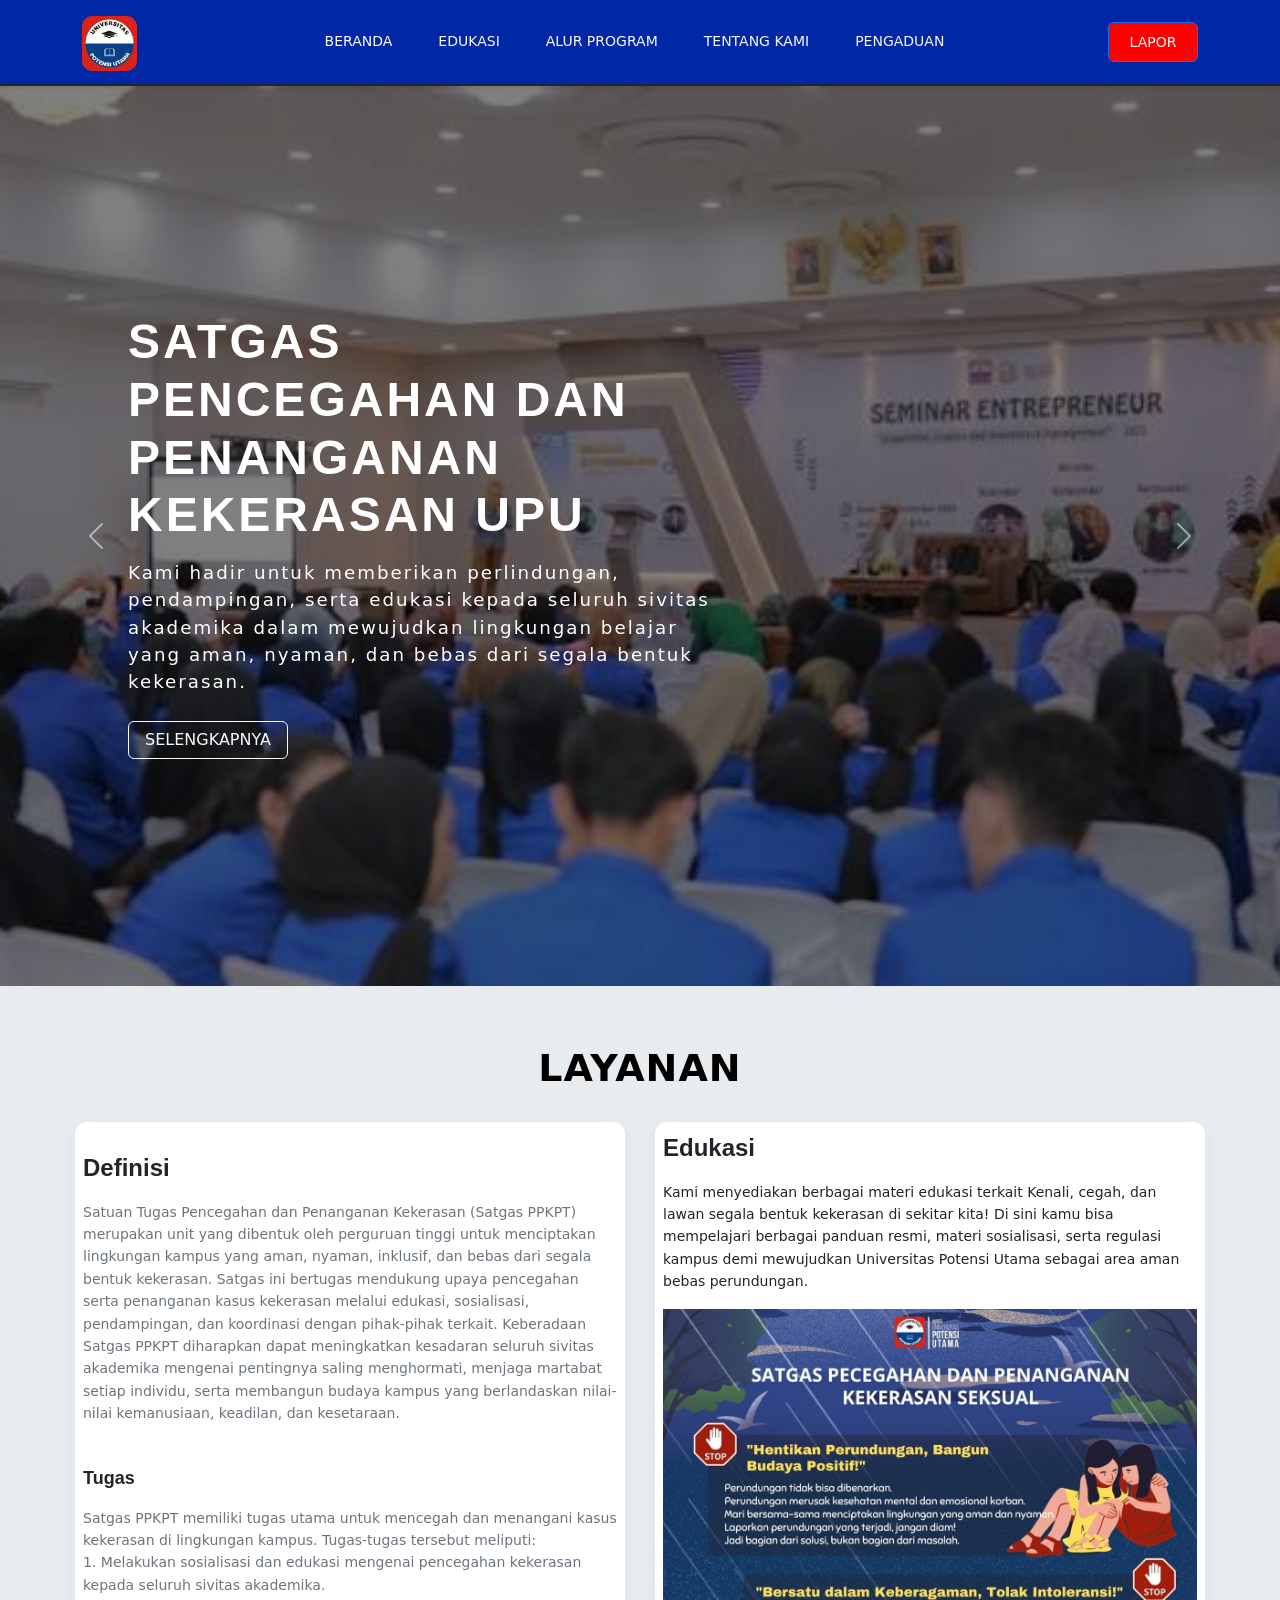
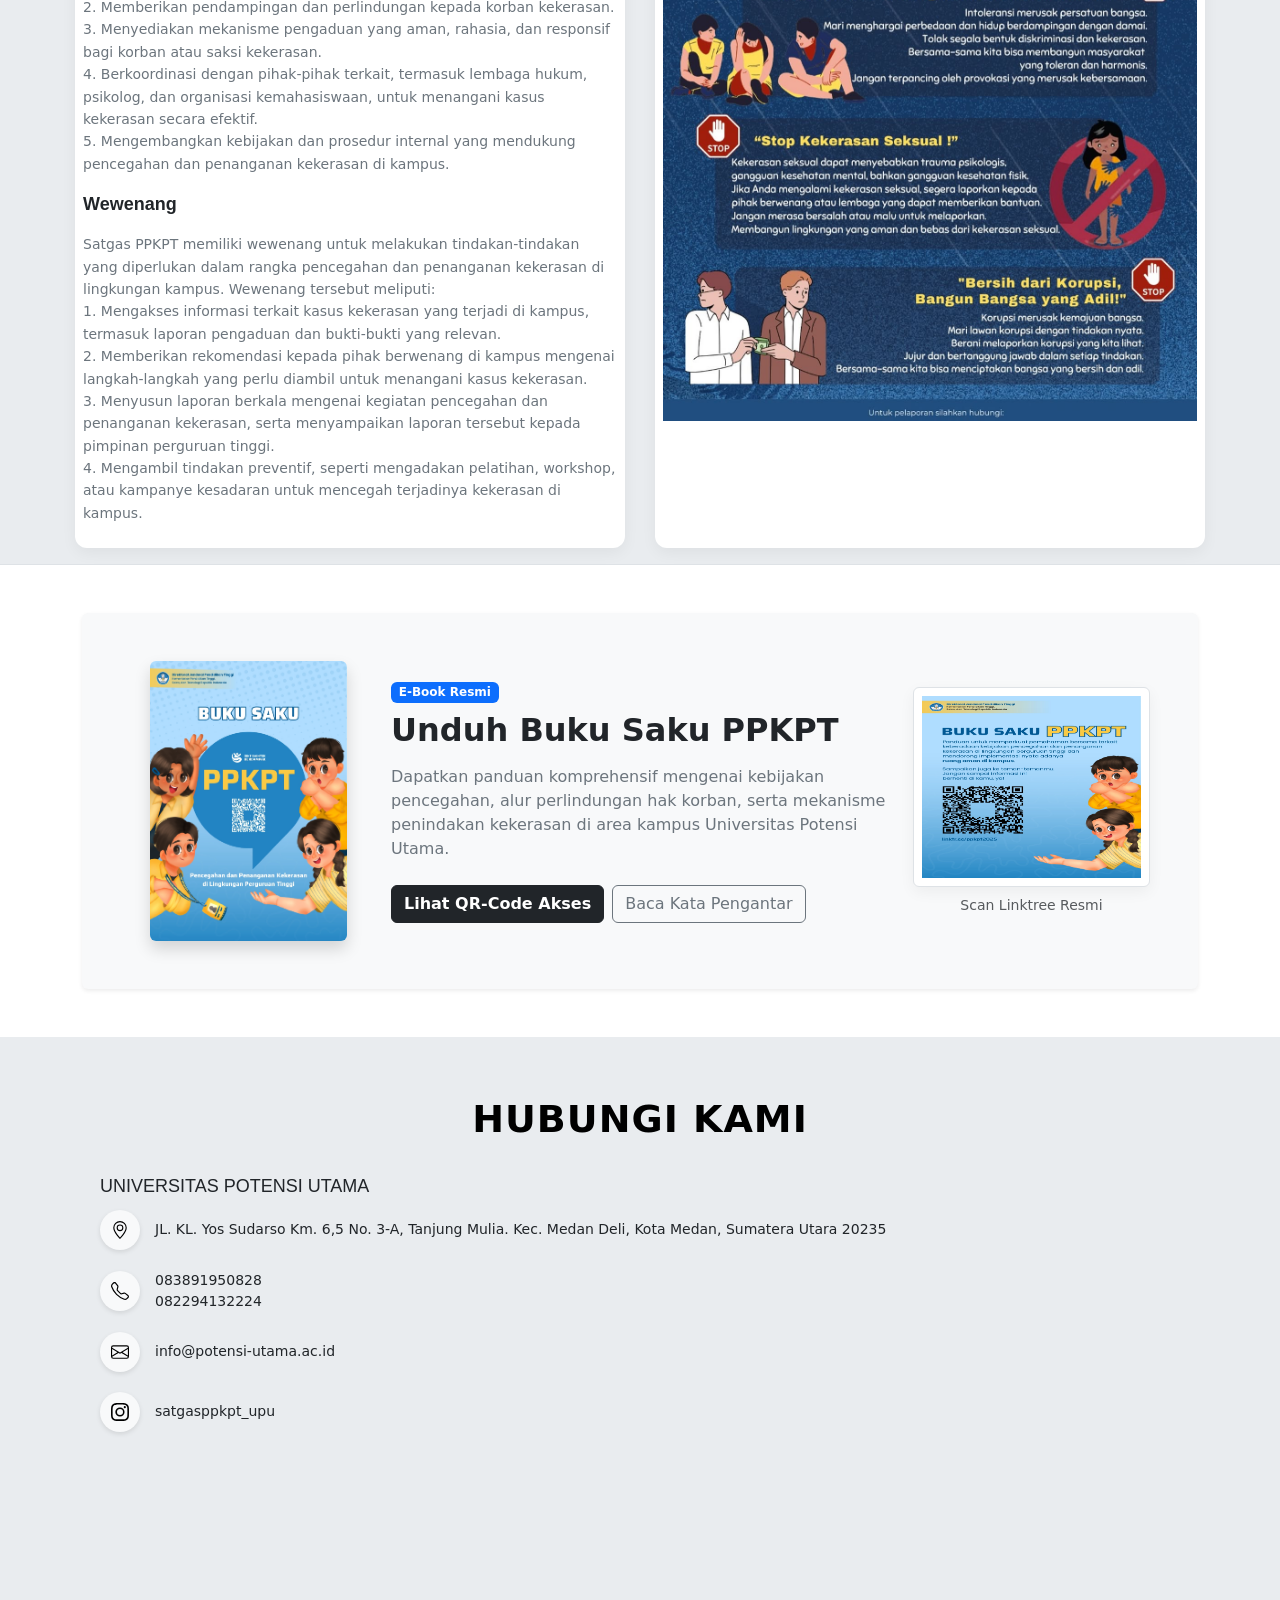
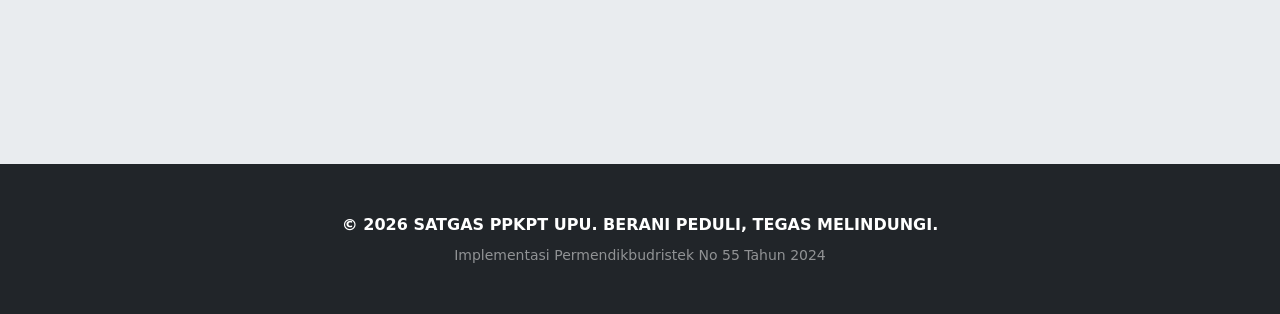
<file: index.html>
<!DOCTYPE html>
<html lang="en">

<head>
    <meta charset="UTF-8">
    <meta name="viewport" content="width=device-width, initial-scale=1.0">
    <title>PPKPT Universitas Potensi Utama</title>

    <link rel="icon" type="image/x-icon" href="icon/pp.jpg" stylesheet="width: 16px; height: 16px; border-radius: 50%;">

    <link rel="stylesheet" href="Style.css">
    <link href="https://cdn.jsdelivr.net/npm/bootstrap@5.3.2/dist/css/bootstrap.min.css" rel="stylesheet">

</head>


<body data-bs-spy="scroll" data-bs-target="#navbarUtama" data-bs-smooth-scroll="true"
    class="bg-body-secondary text-dark position-relative">


    <nav id="navbarUtama"
        class="navbar navbar-expand-lg sticky-top navbar-light border-bottom border-dark border-2 shadow-sm">
        <div class="container">
            <a class="navbar-brand fw-xlarge fw-bold text-white text-uppercase tracking-wide" href="#beranda">
                <img src="image/logo.jpg" alt="Logo PPU" width="55" height="55"
                    class="logo d-inline-block align-text-top me-2">
            </a>
            <button class="navbar-toggler" type="button" data-bs-toggle="collapse"
                data-bs-target="#navbarSupportedContent" aria-controls="navbarSupportedContent" aria-expanded="false"
                aria-label="Toggle navigation">
                <span class="navbar-toggler-icon"></span>
            </button>

            <div class="collapse navbar-collapse" id="navbarSupportedContent">
                <ul class="navbar-nav me-auto mb-2 mb-lg-0">
                    <li class="nav-item"><a class="nav-link text-white border-bottom border-transparent"
                            href="index.html">BERANDA</a></li>
                    <li class="nav-item"><a class="nav-link text-light" href="Edukasi.html">EDUKASI</a></li>
                    <li class="nav-item"><a class="nav-link text-light" href="AlurProgram.html">ALUR PROGRAM</a></li>
                    <li class="nav-item"><a class="nav-link text-light" href="AboutUs.html">TENTANG KAMI</a></li>
                    <li class="nav-item"><a class="nav-link text-light" href="Pengaduan.html">PENGADUAN</a></li>
                </ul>
            </div>
            <input class="btn btn-primary" id="btnLapor" type="submit" value="LAPOR"
                onclick="window.location.href='Pengaduan.html';"
                style="width:90px; height: 40px; background-color:#ff0000; transition: all 0.3s ease; font-size: 14px;">
        </div>
    </nav>

    <div id="carouselExampleFade" class="carousel slide carousel-fade" style="position: relative;">

        <div class="hero-container">
            <h1 class="Judul">SATGAS<br>PENCEGAHAN DAN<br>PENANGANAN<br>KEKERASAN UPU</h1>
            <p class="badan">Kami hadir untuk memberikan perlindungan, pendampingan, serta edukasi kepada seluruh
                sivitas
                akademika dalam mewujudkan lingkungan belajar yang aman, nyaman, dan bebas dari segala bentuk kekerasan.
            </p>
            <button type="button" class="btn btn-outline-light text-bold btn-custom" id="button">SELENGKAPNYA</button>
        </div>

        <div id="carouselExampleInterval" class="carousel slide" data-bs-ride="carousel">
            <div class="carousel-inner">
                <div class="carousel-item active" data-bs-interval="3000">
                    <img src="image/pu.jpg" class="d-block w-100" alt="...">
                </div>
                <div class="carousel-item" data-bs-interval="3000">
                    <img src="image/pu3.jpg" class="d-block w-100" alt="...">
                </div>
                <div class="carousel-item" data-bs-interval="3000">
                    <img src="image/pu4.jpg" class="d-block w-100" alt="...">
                </div>
            </div>
            <button class="carousel-control-prev" type="button" data-bs-target="#carouselExampleFade"
                data-bs-slide="prev">
                <span class="carousel-control-prev-icon" aria-hidden="true"></span>
                <span class="visually-hidden">Previous</span>
            </button>
            <button class="carousel-control-next" type="button" data-bs-target="#carouselExampleFade"
                data-bs-slide="next">
                <span class="carousel-control-next-icon" aria-hidden="true"></span>
                <span class="visually-hidden">Next</span>
            </button>
        </div>
    </div>

    <h1 class="title-layanan">LAYANAN</h1>
    <div class="layanan-container mb-3" id="layanan">
        <div class="p-2">
            <font size="5" class="Font text-dark" style="margin-left:0; margin-top: 20px; font-weight: bold;">Definisi
            </font>
            <p class="text-p text-secondary" style="margin-left:0;">Satuan Tugas Pencegahan dan Penanganan Kekerasan
                (Satgas PPKPT) merupakan
                unit yang dibentuk oleh perguruan tinggi untuk menciptakan lingkungan kampus yang aman, nyaman,
                inklusif, dan
                bebas dari segala bentuk kekerasan. Satgas ini bertugas mendukung upaya pencegahan serta penanganan
                kasus kekerasan melalui edukasi, sosialisasi, pendampingan, dan koordinasi dengan pihak-pihak terkait.
                Keberadaan Satgas PPKPT diharapkan dapat meningkatkan kesadaran seluruh sivitas akademika mengenai
                pentingnya saling menghormati, menjaga martabat setiap individu, serta membangun budaya kampus yang
                berlandaskan nilai-nilai kemanusiaan, keadilan, dan kesetaraan.
            </p> <br>
            <font size="4" class="text-dark" style="margin-left:0;"><b>Tugas</b></font>
            <p class="text-p text-secondary" style="margin-left:0;">Satgas PPKPT memiliki tugas utama untuk mencegah dan
                menangani kasus
                kekerasan di lingkungan kampus. Tugas-tugas tersebut meliputi: <br>
                1. Melakukan sosialisasi dan edukasi mengenai pencegahan kekerasan kepada seluruh sivitas akademika.
                <br>
                2. Memberikan pendampingan dan perlindungan kepada korban kekerasan. <br>
                3. Menyediakan mekanisme pengaduan yang aman, rahasia, dan responsif bagi korban atau saksi kekerasan.
                <br>
                4. Berkoordinasi dengan pihak-pihak terkait, termasuk lembaga hukum, psikolog, dan organisasi
                kemahasiswaan, untuk menangani kasus kekerasan secara efektif. <br>
                5. Mengembangkan kebijakan dan prosedur internal yang mendukung pencegahan dan penanganan kekerasan di
                kampus.
            </p>
            <font size="4" class="text-dark" style="margin-left:0;"><b>Wewenang</b></font>
            <p class="text-p text-secondary" style="margin-left:0;">Satgas PPKPT memiliki wewenang untuk melakukan
                tindakan-tindakan yang
                diperlukan dalam rangka pencegahan dan penanganan kekerasan di lingkungan kampus. Wewenang tersebut
                meliputi: <br>
                1. Mengakses informasi terkait kasus kekerasan yang terjadi di kampus, termasuk laporan pengaduan
                dan bukti-bukti yang relevan. <br>
                2. Memberikan rekomendasi kepada pihak berwenang di kampus mengenai langkah-langkah yang perlu
                diambil untuk menangani kasus kekerasan. <br>
                3. Menyusun laporan berkala mengenai kegiatan pencegahan dan penanganan kekerasan, serta
                menyampaikan laporan tersebut kepada pimpinan perguruan tinggi. <br>
                4. Mengambil tindakan preventif, seperti mengadakan pelatihan, workshop, atau kampanye kesadaran
                untuk mencegah terjadinya kekerasan di kampus.
            </p>
        </div>

        <div class="p-2">
            <font size="5" class="text-dark" style="margin-left:0; font-weight: bold;">Edukasi</font>
            <p class="text-p text-dark" style="margin-left:0;">Kami menyediakan berbagai materi edukasi terkait
                Kenali, cegah, dan lawan segala bentuk kekerasan di sekitar kita! Di sini kamu bisa mempelajari berbagai
                panduan resmi, materi sosialisasi, serta regulasi kampus demi mewujudkan Universitas Potensi Utama
                sebagai area aman bebas perundungan.</p>
            <img src="image/ppktupu1.jpg" alt="" class="img-fluid">
        </div>
    </div>

    <div id="download-section" class="py-5 bg-white border-top">
        <div class="container">
            <div class="bg-light p-4 p-md-5 rounded shadow-sm">
                <div class="row align-items-center g-4">
                    <div class="col-md-3 text-center">
                        <img src="image/PPKT (1).jpg" alt="Cover Buku Saku PPKPT" class="img-fluid rounded shadow"
                            style="max-height: 280px;">
                    </div>
                    <div class="col-md-6">
                        <span class="badge bg-primary mb-2">E-Book Resmi</span>
                        <h2 class="fw-bold mb-3">Unduh Buku Saku PPKPT</h2>
                        <p class="text-secondary">Dapatkan panduan komprehensif mengenai kebijakan pencegahan, alur
                            perlindungan hak korban, serta mekanisme penindakan kekerasan di area kampus Universitas
                            Potensi Utama.</p>
                        <div class="d-flex gap-2 mt-4">
                            <a href="image/PPKT (22).jpg" target="_blank" class="btn btn-dark fw-bold">Lihat QR-Code
                                Akses</a>
                            <a href="image/PPKT (2).jpg" target="_blank" class="btn btn-outline-secondary">Baca Kata
                                Pengantar</a>
                        </div>
                    </div>
                    <div class="col-md-3 text-center d-none d-md-block">
                        <img src="image/PPKT (22).jpg" alt="QR Link Buku Saku"
                            class="img-fluid rounded border p-2 bg-white" style="max-height: 200px;">
                        <p class="small text-muted mt-2 mb-0">Scan Linktree Resmi</p>
                    </div>
                </div>
            </div>
        </div>
    </div>

    <h1 class="title-layanan">HUBUNGI KAMI</h1>
    <div class="wrap">
        <font size="4" class="text-dark" style="margin-left:100px;">UNIVERSITAS POTENSI UTAMA</font>
        <ul class="text-dark"
            style="margin-left: 100px; list-style-type: none; padding: 0; display: flex; flex-direction: column; gap: 5px;">
            <li style="display: flex; align-items: center; gap: 15px; margin-bottom: 15px;">
                <div
                    style="display: flex; justify-content: center; align-items: center; width: 40px; height: 40px; border-radius: 50%; background-color: #f8f9fa; box-shadow: 0 2px 5px rgba(0,0,0,0.1); flex-shrink: 0;">
                    <i class="bi bi-telephone" style="display: flex;">
                        <img src="icon/location.svg" alt="location" style="width: 18px; height: 18px;">
                    </i>
                </div>

                <span class="text-dark" style="font-size: 14px; line-height: 1.5;">
                    JL. KL. Yos Sudarso Km. 6,5 No. 3-A, Tanjung Mulia. Kec. Medan Deli, Kota Medan, Sumatera Utara
                    20235
                </span>
            </li>

            <li style="display: flex; align-items: center; gap: 15px; margin-bottom: 15px;">
                <div
                    style="display: flex; justify-content: center; align-items: center; width: 40px; height: 40px; border-radius: 50%; background-color: #f8f9fa; box-shadow: 0 2px 5px rgba(0,0,0,0.1); flex-shrink: 0;">
                    <i class="bi bi-telephone" style="display: flex;">
                        <img src="icon/telephone.svg" alt="Telepon" style="width: 18px; height: 18px;">
                    </i>
                </div>
                <span class="text-dark" style="font-size: 14px; line-height: 1.5;">
                    083891950828 <br>
                    082294132224
                </span>

            </li>

            <li style="display: flex; align-items: center; gap: 15px; margin-bottom: 15px;">
                <div
                    style="display: flex; justify-content: center; align-items: center; width: 40px; height: 40px; border-radius: 50%; background-color: #f8f9fa; box-shadow: 0 2px 5px rgba(0,0,0,0.1); flex-shrink: 0;">
                    <i class="bi bi-telephone" style="display: flex;">
                        <img src="icon/envelope.svg" alt="email" style="width: 18px; height: 18px;">
                    </i>
                </div>
                <span class="text-dark" style="font-size: 14px; line-height: 1.5;">
                    info@potensi-utama.ac.id
                </span>
            </li>

            <li style="display: flex; align-items: center; gap: 15px; margin-bottom: 15px;">
                <div
                    style="display: flex; justify-content: center; align-items: center; width: 40px; height: 40px; border-radius: 50%; background-color: #f8f9fa; box-shadow: 0 2px 5px rgba(0,0,0,0.1); flex-shrink: 0;">
                    <i class="bi bi-telephone" style="display: flex;">
                        <img src="icon/instagram.svg" alt="instagram" style="width: 18px; height: 18px;">
                    </i>
                </div>
                <span class="text-dark" style="font-size: 14px; line-height: 1.5;">
                    satgasppkpt_upu
                </span>
            </li>

            <li style="display: flex; align-items: center; gap: 15px; margin-bottom: 15px;">
                <div class="ratio ratio-16x9" style="max-width: 500px;">
                    <iframe
                        src="https://www.google.com/maps/embed?pb=!1m18!1m12!1m3!1d3981.7783908689917!2d98.66435937349023!3d3.637978649956397!2m3!1f0!2f0!3f0!3m2!1i1024!2i768!4f13.1!3m3!1m2!1s0x3031320c7aabe7d9%3A0x14e3c50d29bc5445!2sUniversitas%20Potensi%20Utama!5e0!3m2!1sid!2sid!4v1783324739741!5m2!1sid!2sid"
                        width="600" height="450" style="border:0;" allowfullscreen="" loading="lazy"
                        referrerpolicy="strict-origin-when-cross-origin"></iframe>
                </div>
            </li>
        </ul>
    </div>



    <footer class="py-5 bg-dark text-white text-center border-top border-dark">
        <div class="container">
            <p class="mb-2 fw-bold text-uppercase tracking-wide">&copy; 2026 SATGAS PPKPT UPU. Berani Peduli, Tegas
                Melindungi.</p>
            <p class="small opacity-50 mb-0">Implementasi Permendikbudristek No 55 Tahun 2024</p>
        </div>
    </footer>


    <script src="https://cdn.jsdelivr.net/npm/bootstrap@5.3.2/dist/js/bootstrap.bundle.min.js"></script>
</body>
<script src="https://cdn.jsdelivr.net/npm/bootstrap@5.3.2/dist/js/bootstrap.bundle.min.js"></script>

<script>
    document.getElementById("button").addEventListener("click", function () {
        document.getElementById("layanan").scrollIntoView({
            behavior: "smooth"
        });
    });

    window.addEventListener("load", function () {
        window.scrollTo({
            top: 0,
            left: 0,
            behavior: "auto"
        });
    });

</script>

</html>
</file>
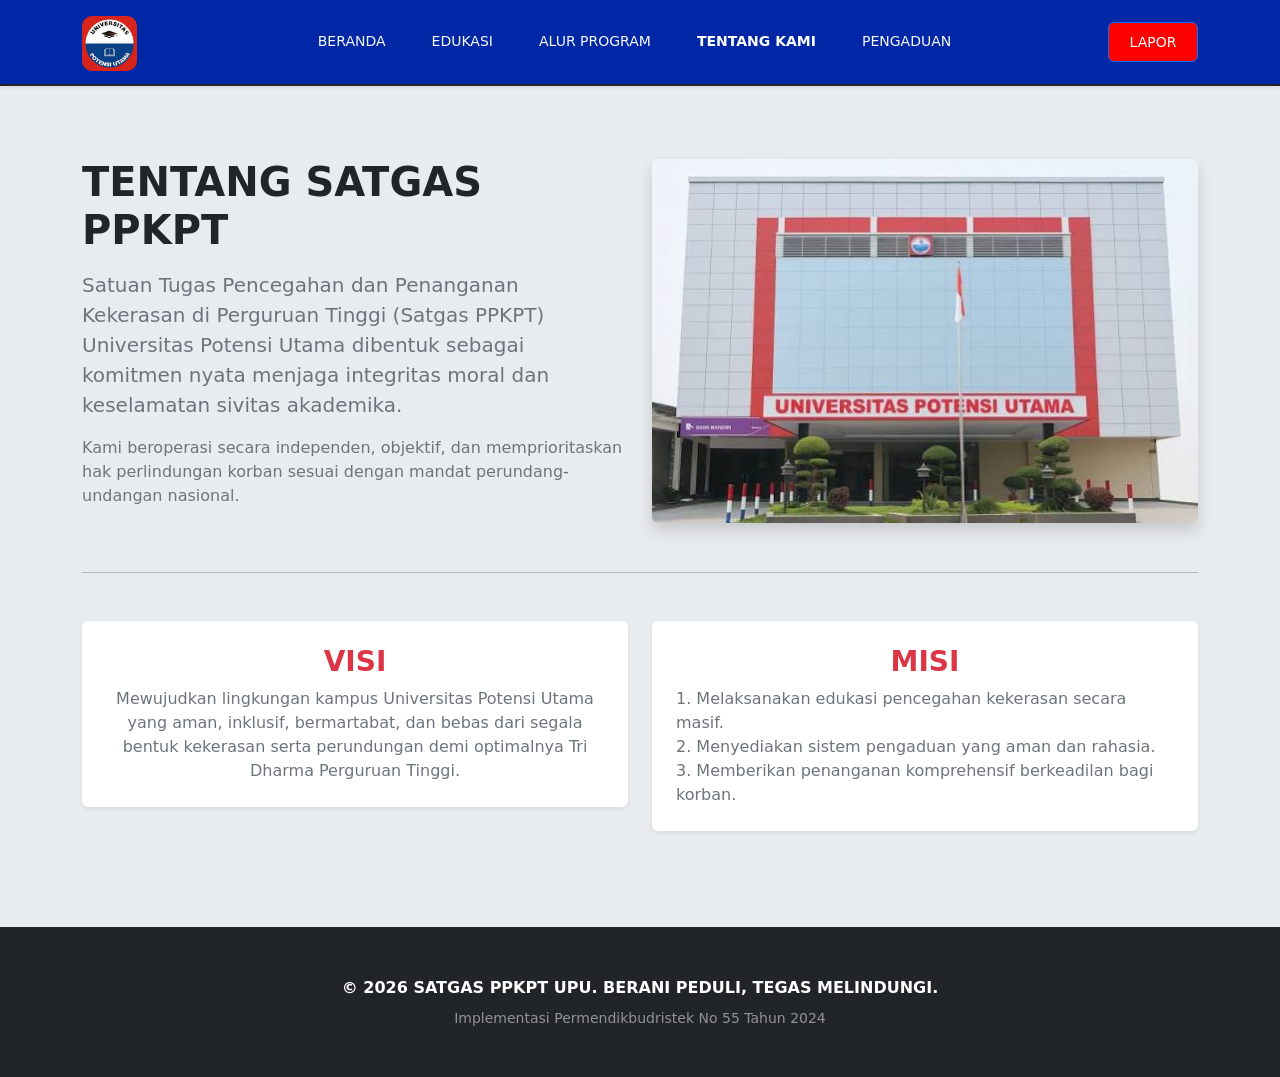
<file: AboutUs.html>
<!DOCTYPE html>
<html lang="en">

<head>
    <meta charset="UTF-8">
    <meta name="viewport" content="width=device-width, initial-scale=1.0">
    <title>Tentang Kami - PPKPT Universitas Potensi Utama</title>

    <link class="icon" type="image/x-icon" href="icon/pp.jpg">
    <link rel="stylesheet" href="Style.css">
    <link href="https://cdn.jsdelivr.net/npm/bootstrap@5.3.2/dist/css/bootstrap.min.css" rel="stylesheet">
</head>

<body class="bg-body-secondary text-dark position-relative">

    <nav id="navbarUtama"
        class="navbar navbar-expand-lg sticky-top navbar-light border-bottom border-dark border-2 shadow-sm">
        <div class="container">
            <a class="navbar-brand fw-bold text-white text-uppercase tracking-wide" href="index.html">
                <img src="image/logo.jpg" alt="Logo PPU" width="55" height="55"
                    class="logo d-inline-block align-text-top me-2">
            </a>
            <button class="navbar-toggler bg-light" type="button" data-bs-toggle="collapse"
                data-bs-target="#navbarSupportedContent">
                <span class="navbar-toggler-icon"></span>
            </button>

            <div class="collapse navbar-collapse" id="navbarSupportedContent">
                <ul class="navbar-nav me-auto mb-2 mb-lg-0">
                    <li class="nav-item"><a class="nav-link text-light" href="index.html">BERANDA</a></li>
                    <li class="nav-item"><a class="nav-link text-light" href="Edukasi.html">EDUKASI</a></li>
                    <li class="nav-item"><a class="nav-link text-light" href="AlurProgram.html">ALUR PROGRAM</a></li>
                    <li class="nav-item"><a class="nav-link text-white fw-bold border-bottom"
                            href="TentangKami.html">TENTANG KAMI</a></li>
                    <li class="nav-item"><a class="nav-link text-light" href="Pengaduan.html">PENGADUAN</a></li>
                </ul>
            </div>
            <input class="btn btn-primary" id="btnLapor" type="submit" value="LAPOR"
                onclick="window.location.href='Pengaduan.html';"
                style="width:90px; height: 40px; background-color:#ff0000; transition: all 0.3s ease; font-size: 14px;">
        </div>
    </nav>

    <div class="container my-5 py-4">
        <div class="row align-items-center mb-5">
            <div class="col-md-6">
                <h1 class="fw-bold mb-3 text-uppercase">Tentang Satgas PPKPT</h1>
                <p class="text-secondary lead">Satuan Tugas Pencegahan dan Penanganan Kekerasan di Perguruan Tinggi
                    (Satgas PPKPT) Universitas Potensi Utama dibentuk sebagai komitmen nyata menjaga integritas moral
                    dan keselamatan sivitas akademika.</p>
                <p class="text-secondary">Kami beroperasi secara independen, objektif, dan memprioritaskan hak
                    perlindungan korban sesuai dengan mandat perundang-undangan nasional.</p>
            </div>
            <div class="col-md-6">
                <img src="image/pu3.jpg" class="img-fluid rounded shadow" alt="Tentang UPU">
            </div>
        </div>

        <hr class="my-5">

        <div class="row text-center">
            <div class="col-md-6 mb-4">
                <div class="p-4 bg-white rounded shadow-sm">
                    <h3 class="fw-bold text-danger">VISI</h3>
                    <p class="text-secondary mb-0">Mewujudkan lingkungan kampus Universitas Potensi Utama yang aman,
                        inklusif, bermartabat, dan bebas dari segala bentuk kekerasan serta perundungan demi optimalnya
                        Tri Dharma Perguruan Tinggi.</p>
                </div>
            </div>
            <div class="col-md-6 mb-4">
                <div class="p-4 bg-white rounded shadow-sm">
                    <h3 class="fw-bold text-danger">MISI</h3>
                    <p class="text-secondary text-start mb-0">
                        1. Melaksanakan edukasi pencegahan kekerasan secara masif.<br>
                        2. Menyediakan sistem pengaduan yang aman dan rahasia.<br>
                        3. Memberikan penanganan komprehensif berkeadilan bagi korban.
                    </p>
                </div>
            </div>
        </div>
    </div>

    <footer class="py-5 bg-dark text-white text-center border-top border-dark">
        <div class="container">
            <p class="mb-2 fw-bold text-uppercase tracking-wide">&copy; 2026 SATGAS PPKPT UPU. Berani Peduli, Tegas
                Melindungi.</p>
            <p class="small opacity-50 mb-0">Implementasi Permendikbudristek No 55 Tahun 2024</p>
        </div>
    </footer>

    <script src="https://cdn.jsdelivr.net/npm/bootstrap@5.3.2/dist/js/bootstrap.bundle.min.js"></script>
</body>

<script>
    window.addEventListener("load", function () {
        window.scrollTo({
            top: 0,
            left: 0,
            behavior: "auto"
        });
    });
</script>

</html>
</file>
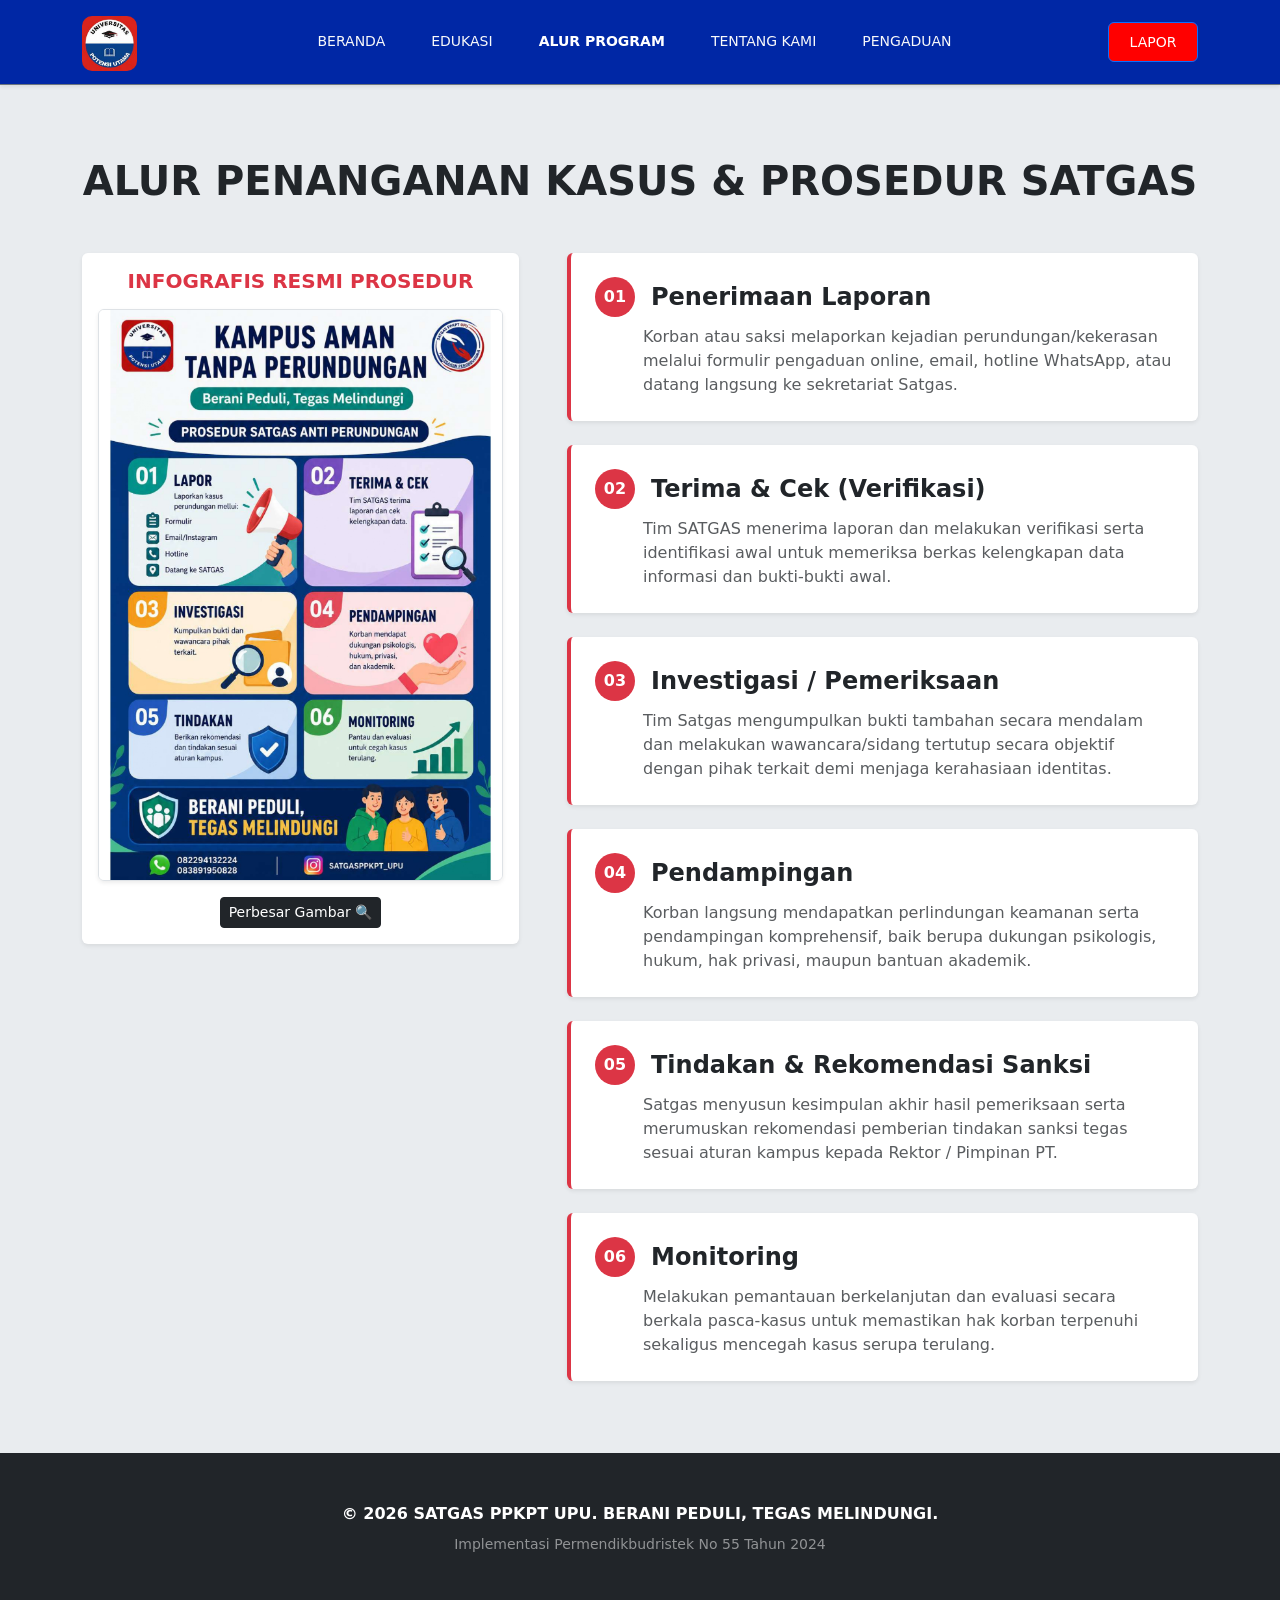
<file: AlurProgram.html>
<!DOCTYPE html>
<html lang="en">

<head>
    <meta charset="UTF-8">
    <meta name="viewport" content="width=device-width, initial-scale=1.0">
    <title>Alur Program - PPKPT Universitas Potensi Utama</title>
    <link rel="icon" type="image/x-icon" href="icon/pp.jpg">
    <link rel="stylesheet" href="Style.css">
    <link href="https://cdn.jsdelivr.net/npm/bootstrap@5.3.2/dist/css/bootstrap.min.css" rel="stylesheet">
</head>

<body class="bg-body-secondary text-dark position-relative">

    <nav id="navbarUtama" class="navbar navbar-expand-lg sticky-top border-bottom border-secondary shadow-sm">
        <div class="container">
            <a class="navbar-brand fw-bold text-white text-uppercase tracking-wide" href="index.html">
                <img src="image/logo.jpg" alt="Logo PPU" width="55" height="55"
                    class="logo d-inline-block align-text-top me-2">
            </a>
            <button class="navbar-toggler bg-light" type="button" data-bs-toggle="collapse"
                data-bs-target="#navbarSupportedContent">
                <span class="navbar-toggler-icon"></span>
            </button>
            <div class="collapse navbar-collapse" id="navbarSupportedContent">
                <ul class="navbar-nav me-auto mb-2 mb-lg-0">
                    <li class="nav-item"><a class="nav-link text-light" href="index.html">BERANDA</a></li>
                    <li class="nav-item"><a class="nav-link text-light" href="Edukasi.html">EDUKASI</a></li>
                    <li class="nav-item"><a class="nav-link text-white fw-bold border-bottom"
                            href="AlurProgram.html">ALUR PROGRAM</a></li>
                    <li class="nav-item"><a class="nav-link text-light" href="AboutUs.html">TENTANG KAMI</a></li>
                    <li class="nav-item"><a class="nav-link text-light" href="Pengaduan.html">PENGADUAN</a></li>
                </ul>
            </div>
            <input class="btn btn-primary" id="btnLapor" type="submit" value="LAPOR"
                onclick="window.location.href='Pengaduan.html';"
                style="width:90px; height: 40px; background-color:#ff0000; transition: all 0.3s ease; font-size: 14px;">
        </div>
    </nav>

    <div class="container my-5 py-4">
        <h1 class="text-center mb-5 fw-bold text-uppercase">Alur Penanganan Kasus & Prosedur Satgas</h1>

        <div class="row g-5 align-items-start">
            <div class="col-lg-5 text-center">
                <div class="bg-white p-3 rounded shadow-sm sticky-lg-top" style="top: 110px; z-index: 10;">
                    <h5 class="fw-bold text-uppercase mb-3 text-danger">Infografis Resmi Prosedur</h5>
                    <img src="image/pu5.jpg" class="img-fluid rounded border shadow-sm"
                        alt="Prosedur Satgas Anti Perundungan" style="max-height: 650px;">
                    <div class="mt-3">
                        <a href="image/pu5.jpg" target="_blank" class="btn btn-sm btn-dark">Perbesar Gambar 🔍</a>
                    </div>
                </div>
            </div>

            <div class="col-lg-7">
                <div class="row g-4">
                    <div class="col-12">
                        <div class="card shadow-sm border-0 border-start border-danger border-4">
                            <div class="card-body p-4">
                                <div class="d-flex align-items-center mb-2">
                                    <div class="bg-danger text-white rounded-circle d-flex align-items-center justify-content-center me-3"
                                        style="width: 40px; height: 40px; font-weight: bold;">01</div>
                                    <h4 class="card-title fw-bold m-0">Penerimaan Laporan</h4>
                                </div>
                                <p class="card-text text-muted ps-5">Korban atau saksi melaporkan kejadian
                                    perundungan/kekerasan melalui formulir pengaduan online, email, hotline WhatsApp,
                                    atau datang langsung ke sekretariat Satgas.</p>
                            </div>
                        </div>
                    </div>

                    <div class="col-12">
                        <div class="card shadow-sm border-0 border-start border-danger border-4">
                            <div class="card-body p-4">
                                <div class="d-flex align-items-center mb-2">
                                    <div class="bg-danger text-white rounded-circle d-flex align-items-center justify-content-center me-3"
                                        style="width: 40px; height: 40px; font-weight: bold;">02</div>
                                    <h4 class="card-title fw-bold m-0">Terima & Cek (Verifikasi)</h4>
                                </div>
                                <p class="card-text text-muted ps-5">Tim SATGAS menerima laporan dan melakukan
                                    verifikasi serta identifikasi awal untuk memeriksa berkas kelengkapan data informasi
                                    dan bukti-bukti awal.</p>
                            </div>
                        </div>
                    </div>

                    <div class="col-12">
                        <div class="card shadow-sm border-0 border-start border-danger border-4">
                            <div class="card-body p-4">
                                <div class="d-flex align-items-center mb-2">
                                    <div class="bg-danger text-white rounded-circle d-flex align-items-center justify-content-center me-3"
                                        style="width: 40px; height: 40px; font-weight: bold;">03</div>
                                    <h4 class="card-title fw-bold m-0">Investigasi / Pemeriksaan</h4>
                                </div>
                                <p class="card-text text-muted ps-5">Tim Satgas mengumpulkan bukti tambahan secara
                                    mendalam dan melakukan wawancara/sidang tertutup secara objektif dengan pihak
                                    terkait demi menjaga kerahasiaan identitas.</p>
                            </div>
                        </div>
                    </div>

                    <div class="col-12">
                        <div class="card shadow-sm border-0 border-start border-danger border-4">
                            <div class="card-body p-4">
                                <div class="d-flex align-items-center mb-2">
                                    <div class="bg-danger text-white rounded-circle d-flex align-items-center justify-content-center me-3"
                                        style="width: 40px; height: 40px; font-weight: bold;">04</div>
                                    <h4 class="card-title fw-bold m-0">Pendampingan</h4>
                                </div>
                                <p class="card-text text-muted ps-5">Korban langsung mendapatkan perlindungan keamanan
                                    serta pendampingan komprehensif, baik berupa dukungan psikologis, hukum, hak
                                    privasi, maupun bantuan akademik.</p>
                            </div>
                        </div>
                    </div>

                    <div class="col-12">
                        <div class="card shadow-sm border-0 border-start border-danger border-4">
                            <div class="card-body p-4">
                                <div class="d-flex align-items-center mb-2">
                                    <div class="bg-danger text-white rounded-circle d-flex align-items-center justify-content-center me-3"
                                        style="width: 40px; height: 40px; font-weight: bold;">05</div>
                                    <h4 class="card-title fw-bold m-0">Tindakan & Rekomendasi Sanksi</h4>
                                </div>
                                <p class="card-text text-muted ps-5">Satgas menyusun kesimpulan akhir hasil pemeriksaan
                                    serta merumuskan rekomendasi pemberian tindakan sanksi tegas sesuai aturan kampus
                                    kepada Rektor / Pimpinan PT.</p>
                            </div>
                        </div>
                    </div>

                    <div class="col-12">
                        <div class="card shadow-sm border-0 border-start border-danger border-4">
                            <div class="card-body p-4">
                                <div class="d-flex align-items-center mb-2">
                                    <div class="bg-danger text-white rounded-circle d-flex align-items-center justify-content-center me-3"
                                        style="width: 40px; height: 40px; font-weight: bold;">06</div>
                                    <h4 class="card-title fw-bold m-0">Monitoring</h4>
                                </div>
                                <p class="card-text text-muted ps-5">Melakukan pemantauan berkelanjutan dan evaluasi
                                    secara berkala pasca-kasus untuk memastikan hak korban terpenuhi sekaligus mencegah
                                    kasus serupa terulang.</p>
                            </div>
                        </div>
                    </div>
                </div>
            </div>
        </div>
    </div>

    <footer class="py-5 bg-dark text-white text-center border-top border-dark">
        <div class="container">
            <p class="mb-2 fw-bold text-uppercase tracking-wide">&copy; 2026 SATGAS PPKPT UPU. Berani Peduli, Tegas
                Melindungi.</p>
            <p class="small opacity-50 mb-0">Implementasi Permendikbudristek No 55 Tahun 2024</p>
        </div>
    </footer>

    <script src="https://cdn.jsdelivr.net/npm/bootstrap@5.3.2/dist/js/bootstrap.bundle.min.js"></script>
</body>

<script>
    window.addEventListener("load", function () {
        window.scrollTo({
            top: 0,
            left: 0,
            behavior: "auto"
        });
    });
</script>

</html>
</file>
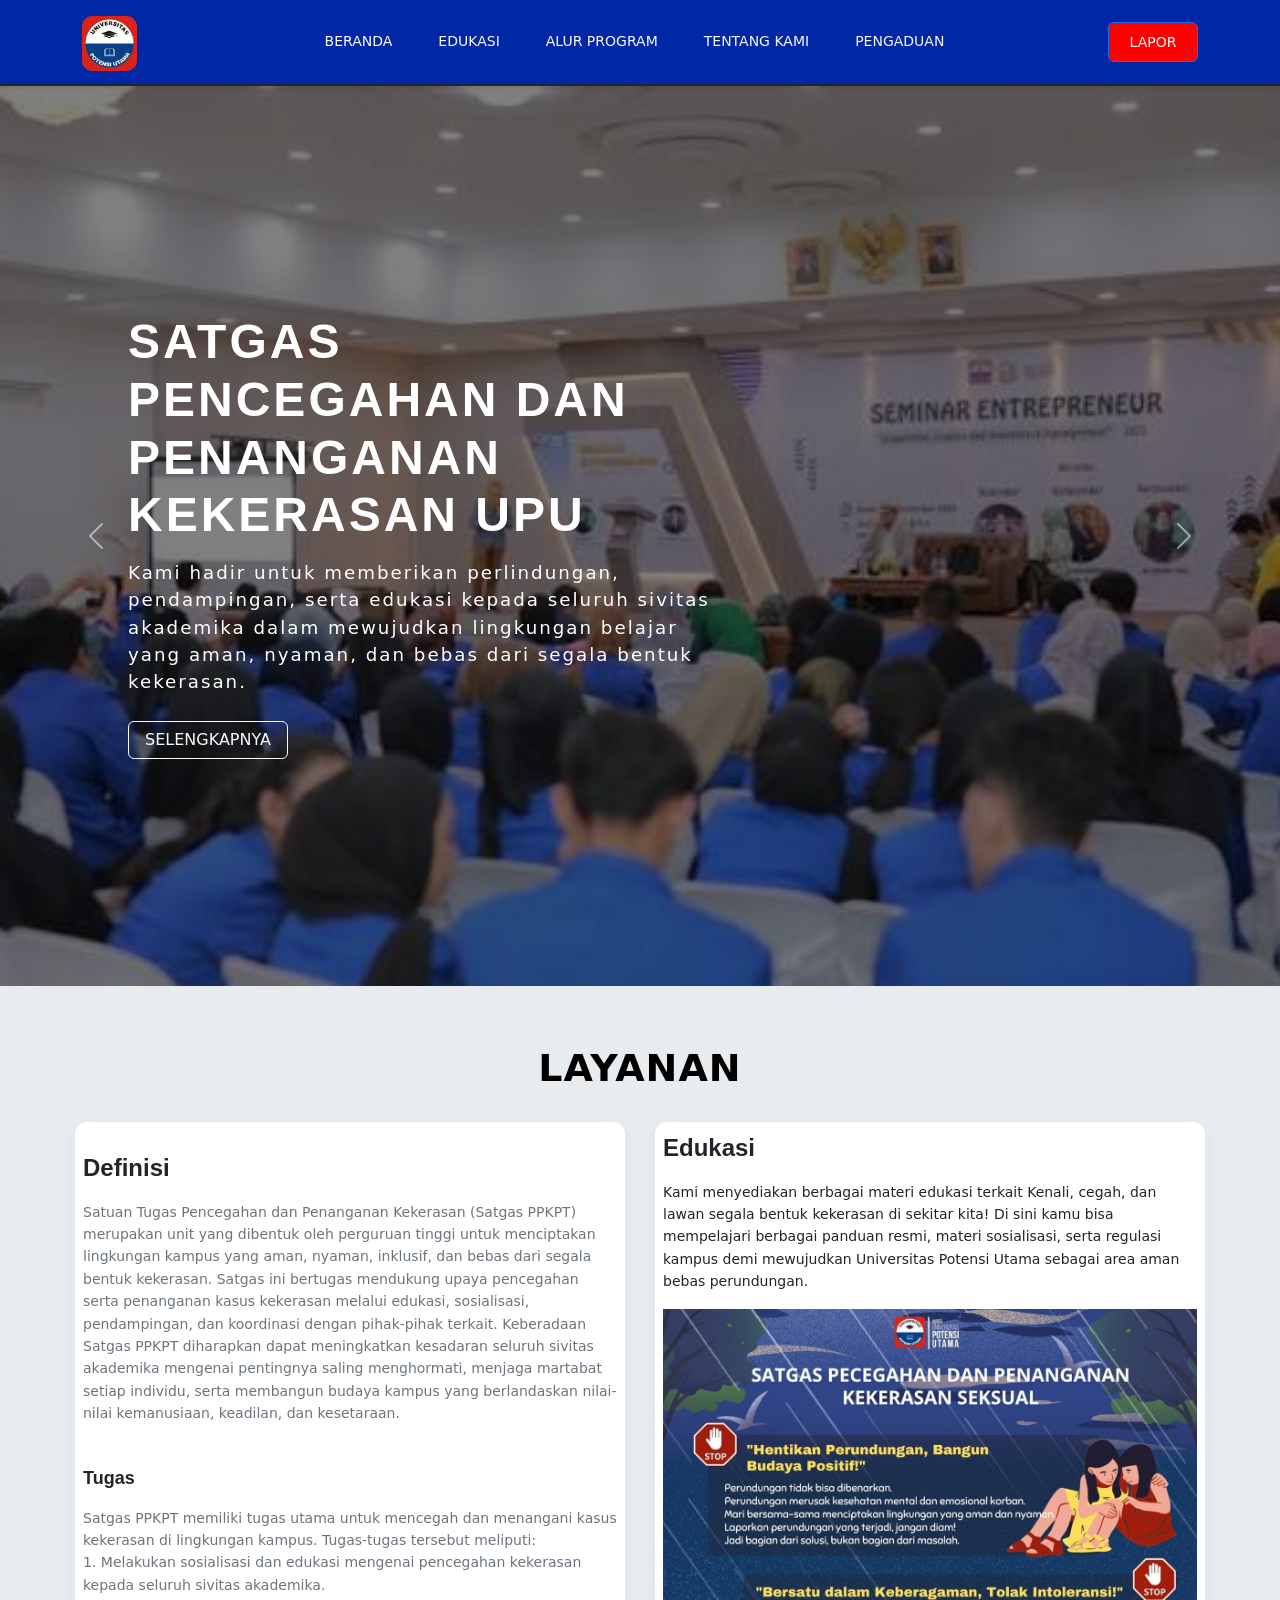
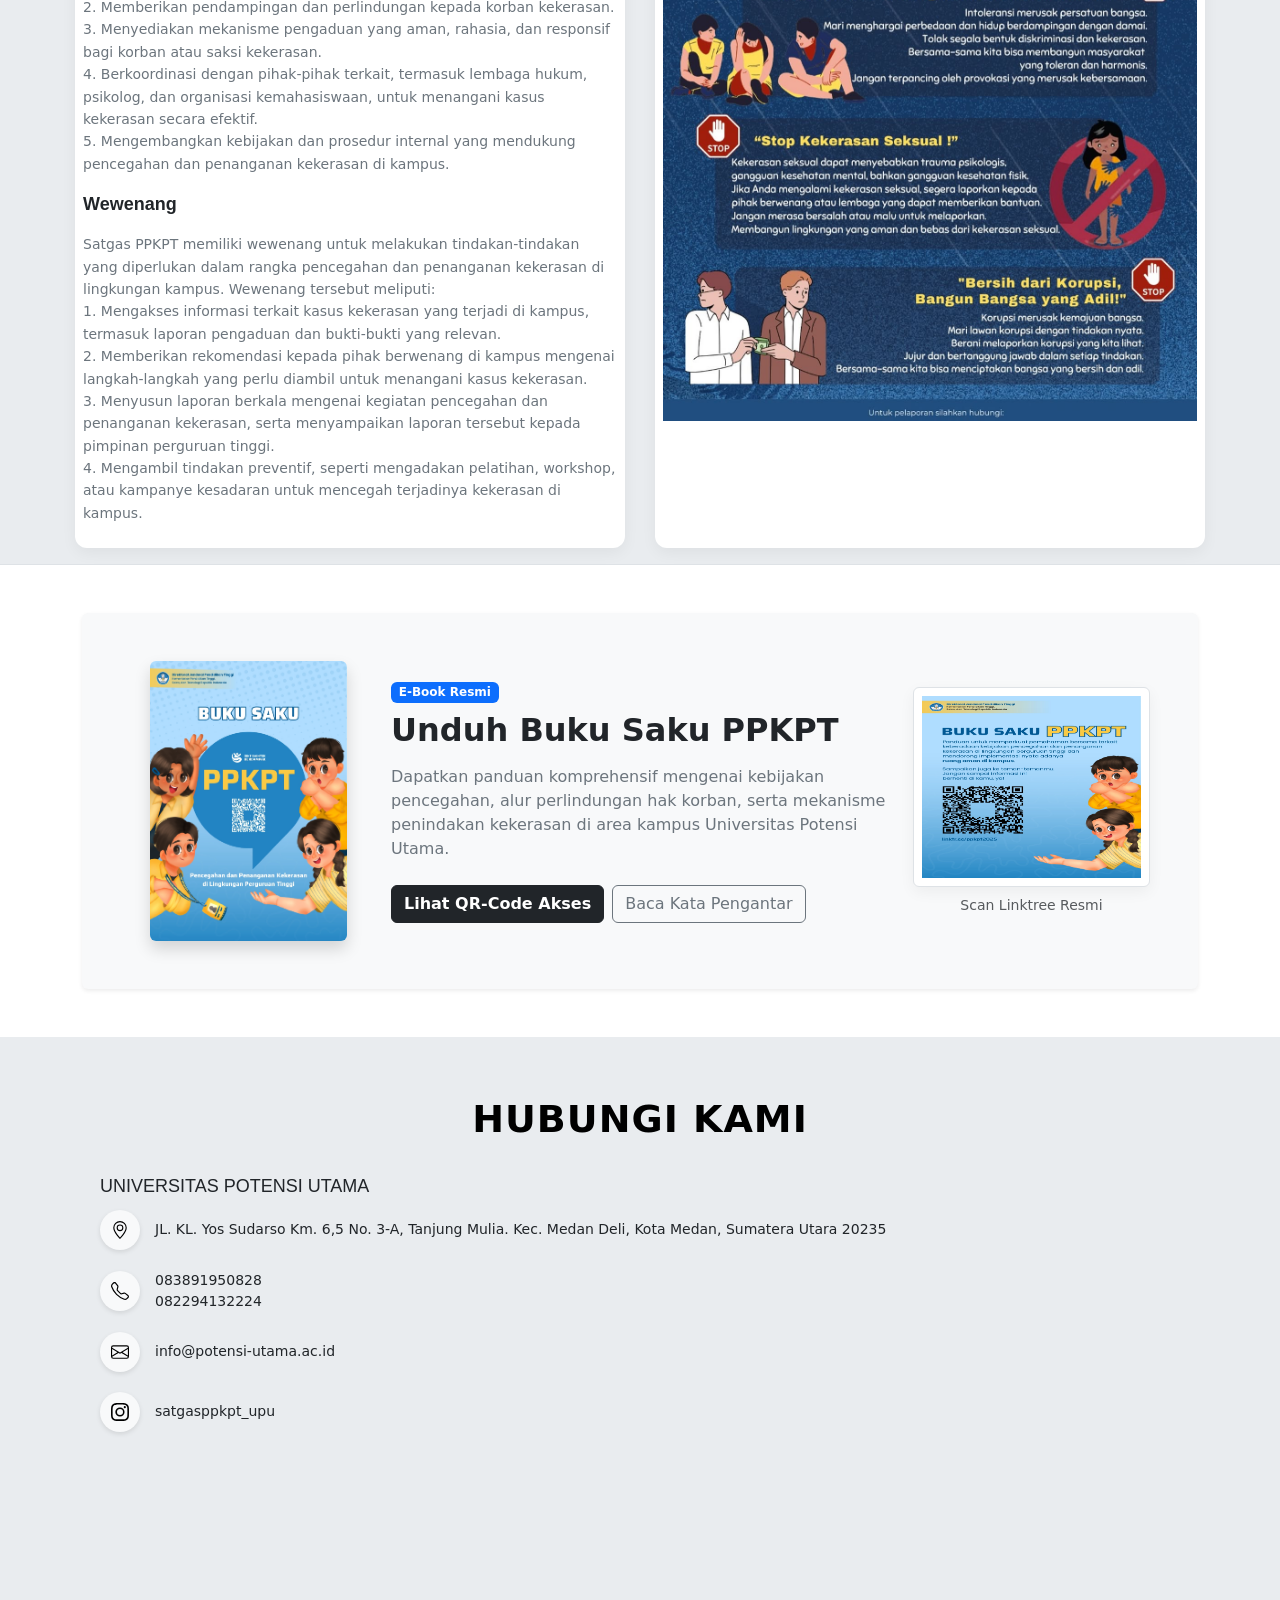
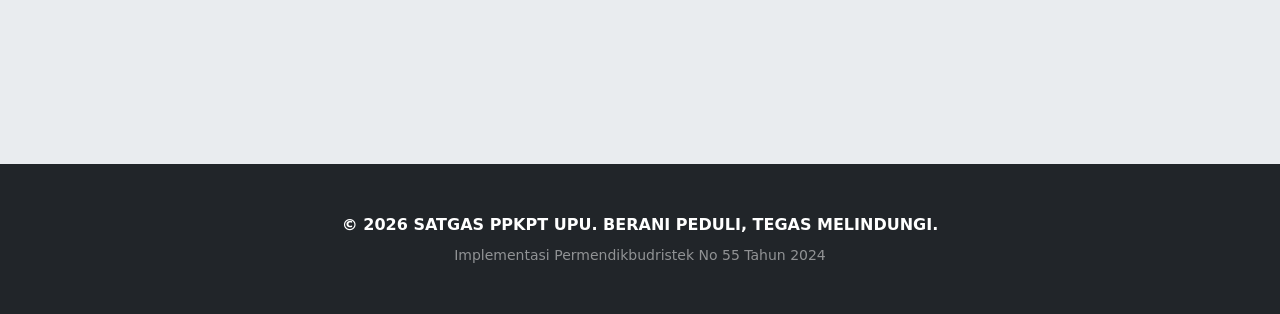
<file: Beranda.html>
<!DOCTYPE html>
<html lang="en">

<head>
    <meta charset="UTF-8">
    <meta name="viewport" content="width=device-width, initial-scale=1.0">
    <title>PPKPT Universitas Potensi Utama</title>

    <link rel="icon" type="image/x-icon" href="icon/pp.jpg" stylesheet="width: 16px; height: 16px; border-radius: 50%;">

    <link rel="stylesheet" href="Style.css">
    <link href="https://cdn.jsdelivr.net/npm/bootstrap@5.3.2/dist/css/bootstrap.min.css" rel="stylesheet">

</head>


<body data-bs-spy="scroll" data-bs-target="#navbarUtama" data-bs-smooth-scroll="true"
    class="bg-body-secondary text-dark position-relative">


    <nav id="navbarUtama"
        class="navbar navbar-expand-lg sticky-top navbar-light border-bottom border-dark border-2 shadow-sm">
        <div class="container">
            <a class="navbar-brand fw-xlarge fw-bold text-white text-uppercase tracking-wide" href="#beranda">
                <img src="image/logo.jpg" alt="Logo PPU" width="55" height="55"
                    class="logo d-inline-block align-text-top me-2">
            </a>
            <button class="navbar-toggler" type="button" data-bs-toggle="collapse"
                data-bs-target="#navbarSupportedContent" aria-controls="navbarSupportedContent" aria-expanded="false"
                aria-label="Toggle navigation">
                <span class="navbar-toggler-icon"></span>
            </button>

            <div class="collapse navbar-collapse" id="navbarSupportedContent">
                <ul class="navbar-nav me-auto mb-2 mb-lg-0">
                    <li class="nav-item"><a class="nav-link text-white border-bottom border-transparent"
                            href="index.html">BERANDA</a></li>
                    <li class="nav-item"><a class="nav-link text-light" href="Edukasi.html">EDUKASI</a></li>
                    <li class="nav-item"><a class="nav-link text-light" href="AlurProgram.html">ALUR PROGRAM</a></li>
                    <li class="nav-item"><a class="nav-link text-light" href="AboutUs.html">TENTANG KAMI</a></li>
                    <li class="nav-item"><a class="nav-link text-light" href="Pengaduan.html">PENGADUAN</a></li>
                </ul>
            </div>
            <input class="btn btn-primary" id="btnLapor" type="submit" value="LAPOR"
                onclick="window.location.href='Pengaduan.html';"
                style="width:90px; height: 40px; background-color:#ff0000; transition: all 0.3s ease; font-size: 14px;">
        </div>
    </nav>

    <div id="carouselExampleFade" class="carousel slide carousel-fade" style="position: relative;">

        <div class="hero-container">
            <h1 class="Judul">SATGAS<br>PENCEGAHAN DAN<br>PENANGANAN<br>KEKERASAN UPU</h1>
            <p class="badan">Kami hadir untuk memberikan perlindungan, pendampingan, serta edukasi kepada seluruh
                sivitas
                akademika dalam mewujudkan lingkungan belajar yang aman, nyaman, dan bebas dari segala bentuk kekerasan.
            </p>
            <button type="button" class="btn btn-outline-light text-bold btn-custom" id="button">SELENGKAPNYA</button>
        </div>

        <div id="carouselExampleInterval" class="carousel slide" data-bs-ride="carousel">
            <div class="carousel-inner">
                <div class="carousel-item active" data-bs-interval="3000">
                    <img src="image/pu.jpg" class="d-block w-100" alt="...">
                </div>
                <div class="carousel-item" data-bs-interval="3000">
                    <img src="image/pu3.jpg" class="d-block w-100" alt="...">
                </div>
                <div class="carousel-item" data-bs-interval="3000">
                    <img src="image/pu4.jpg" class="d-block w-100" alt="...">
                </div>
            </div>
            <button class="carousel-control-prev" type="button" data-bs-target="#carouselExampleFade"
                data-bs-slide="prev">
                <span class="carousel-control-prev-icon" aria-hidden="true"></span>
                <span class="visually-hidden">Previous</span>
            </button>
            <button class="carousel-control-next" type="button" data-bs-target="#carouselExampleFade"
                data-bs-slide="next">
                <span class="carousel-control-next-icon" aria-hidden="true"></span>
                <span class="visually-hidden">Next</span>
            </button>
        </div>
    </div>

    <h1 class="title-layanan">LAYANAN</h1>
    <div class="layanan-container mb-3" id="layanan">
        <div class="p-2">
            <font size="5" class="Font text-dark" style="margin-left:0; margin-top: 20px; font-weight: bold;">Definisi
            </font>
            <p class="text-p text-secondary" style="margin-left:0;">Satuan Tugas Pencegahan dan Penanganan Kekerasan
                (Satgas PPKPT) merupakan
                unit yang dibentuk oleh perguruan tinggi untuk menciptakan lingkungan kampus yang aman, nyaman,
                inklusif, dan
                bebas dari segala bentuk kekerasan. Satgas ini bertugas mendukung upaya pencegahan serta penanganan
                kasus kekerasan melalui edukasi, sosialisasi, pendampingan, dan koordinasi dengan pihak-pihak terkait.
                Keberadaan Satgas PPKPT diharapkan dapat meningkatkan kesadaran seluruh sivitas akademika mengenai
                pentingnya saling menghormati, menjaga martabat setiap individu, serta membangun budaya kampus yang
                berlandaskan nilai-nilai kemanusiaan, keadilan, dan kesetaraan.
            </p> <br>
            <font size="4" class="text-dark" style="margin-left:0;"><b>Tugas</b></font>
            <p class="text-p text-secondary" style="margin-left:0;">Satgas PPKPT memiliki tugas utama untuk mencegah dan
                menangani kasus
                kekerasan di lingkungan kampus. Tugas-tugas tersebut meliputi: <br>
                1. Melakukan sosialisasi dan edukasi mengenai pencegahan kekerasan kepada seluruh sivitas akademika.
                <br>
                2. Memberikan pendampingan dan perlindungan kepada korban kekerasan. <br>
                3. Menyediakan mekanisme pengaduan yang aman, rahasia, dan responsif bagi korban atau saksi kekerasan.
                <br>
                4. Berkoordinasi dengan pihak-pihak terkait, termasuk lembaga hukum, psikolog, dan organisasi
                kemahasiswaan, untuk menangani kasus kekerasan secara efektif. <br>
                5. Mengembangkan kebijakan dan prosedur internal yang mendukung pencegahan dan penanganan kekerasan di
                kampus.
            </p>
            <font size="4" class="text-dark" style="margin-left:0;"><b>Wewenang</b></font>
            <p class="text-p text-secondary" style="margin-left:0;">Satgas PPKPT memiliki wewenang untuk melakukan
                tindakan-tindakan yang
                diperlukan dalam rangka pencegahan dan penanganan kekerasan di lingkungan kampus. Wewenang tersebut
                meliputi: <br>
                1. Mengakses informasi terkait kasus kekerasan yang terjadi di kampus, termasuk laporan pengaduan
                dan bukti-bukti yang relevan. <br>
                2. Memberikan rekomendasi kepada pihak berwenang di kampus mengenai langkah-langkah yang perlu
                diambil untuk menangani kasus kekerasan. <br>
                3. Menyusun laporan berkala mengenai kegiatan pencegahan dan penanganan kekerasan, serta
                menyampaikan laporan tersebut kepada pimpinan perguruan tinggi. <br>
                4. Mengambil tindakan preventif, seperti mengadakan pelatihan, workshop, atau kampanye kesadaran
                untuk mencegah terjadinya kekerasan di kampus.
            </p>
        </div>

        <div class="p-2">
            <font size="5" class="text-dark" style="margin-left:0; font-weight: bold;">Edukasi</font>
            <p class="text-p text-dark" style="margin-left:0;">Kami menyediakan berbagai materi edukasi terkait
                Kenali, cegah, dan lawan segala bentuk kekerasan di sekitar kita! Di sini kamu bisa mempelajari berbagai
                panduan resmi, materi sosialisasi, serta regulasi kampus demi mewujudkan Universitas Potensi Utama
                sebagai area aman bebas perundungan.</p>
            <img src="image/ppktupu1.jpg" alt="" class="img-fluid">
        </div>
    </div>

    <div id="download-section" class="py-5 bg-white border-top">
        <div class="container">
            <div class="bg-light p-4 p-md-5 rounded shadow-sm">
                <div class="row align-items-center g-4">
                    <div class="col-md-3 text-center">
                        <img src="image/PPKT (1).jpg" alt="Cover Buku Saku PPKPT" class="img-fluid rounded shadow"
                            style="max-height: 280px;">
                    </div>
                    <div class="col-md-6">
                        <span class="badge bg-primary mb-2">E-Book Resmi</span>
                        <h2 class="fw-bold mb-3">Unduh Buku Saku PPKPT</h2>
                        <p class="text-secondary">Dapatkan panduan komprehensif mengenai kebijakan pencegahan, alur
                            perlindungan hak korban, serta mekanisme penindakan kekerasan di area kampus Universitas
                            Potensi Utama.</p>
                        <div class="d-flex gap-2 mt-4">
                            <a href="image/PPKT (22).jpg" target="_blank" class="btn btn-dark fw-bold">Lihat QR-Code
                                Akses</a>
                            <a href="image/PPKT (2).jpg" target="_blank" class="btn btn-outline-secondary">Baca Kata
                                Pengantar</a>
                        </div>
                    </div>
                    <div class="col-md-3 text-center d-none d-md-block">
                        <img src="image/PPKT (22).jpg" alt="QR Link Buku Saku"
                            class="img-fluid rounded border p-2 bg-white" style="max-height: 200px;">
                        <p class="small text-muted mt-2 mb-0">Scan Linktree Resmi</p>
                    </div>
                </div>
            </div>
        </div>
    </div>

    <h1 class="title-layanan">HUBUNGI KAMI</h1>
    <div class="wrap">
        <font size="4" class="text-dark" style="margin-left:100px;">UNIVERSITAS POTENSI UTAMA</font>
        <ul class="text-dark"
            style="margin-left: 100px; list-style-type: none; padding: 0; display: flex; flex-direction: column; gap: 5px;">
            <li style="display: flex; align-items: center; gap: 15px; margin-bottom: 15px;">
                <div
                    style="display: flex; justify-content: center; align-items: center; width: 40px; height: 40px; border-radius: 50%; background-color: #f8f9fa; box-shadow: 0 2px 5px rgba(0,0,0,0.1); flex-shrink: 0;">
                    <i class="bi bi-telephone" style="display: flex;">
                        <img src="icon/location.svg" alt="location" style="width: 18px; height: 18px;">
                    </i>
                </div>

                <span class="text-dark" style="font-size: 14px; line-height: 1.5;">
                    JL. KL. Yos Sudarso Km. 6,5 No. 3-A, Tanjung Mulia. Kec. Medan Deli, Kota Medan, Sumatera Utara
                    20235
                </span>
            </li>

            <li style="display: flex; align-items: center; gap: 15px; margin-bottom: 15px;">
                <div
                    style="display: flex; justify-content: center; align-items: center; width: 40px; height: 40px; border-radius: 50%; background-color: #f8f9fa; box-shadow: 0 2px 5px rgba(0,0,0,0.1); flex-shrink: 0;">
                    <i class="bi bi-telephone" style="display: flex;">
                        <img src="icon/telephone.svg" alt="Telepon" style="width: 18px; height: 18px;">
                    </i>
                </div>
                <span class="text-dark" style="font-size: 14px; line-height: 1.5;">
                    083891950828 <br>
                    082294132224
                </span>

            </li>

            <li style="display: flex; align-items: center; gap: 15px; margin-bottom: 15px;">
                <div
                    style="display: flex; justify-content: center; align-items: center; width: 40px; height: 40px; border-radius: 50%; background-color: #f8f9fa; box-shadow: 0 2px 5px rgba(0,0,0,0.1); flex-shrink: 0;">
                    <i class="bi bi-telephone" style="display: flex;">
                        <img src="icon/envelope.svg" alt="email" style="width: 18px; height: 18px;">
                    </i>
                </div>
                <span class="text-dark" style="font-size: 14px; line-height: 1.5;">
                    info@potensi-utama.ac.id
                </span>
            </li>

            <li style="display: flex; align-items: center; gap: 15px; margin-bottom: 15px;">
                <div
                    style="display: flex; justify-content: center; align-items: center; width: 40px; height: 40px; border-radius: 50%; background-color: #f8f9fa; box-shadow: 0 2px 5px rgba(0,0,0,0.1); flex-shrink: 0;">
                    <i class="bi bi-telephone" style="display: flex;">
                        <img src="icon/instagram.svg" alt="instagram" style="width: 18px; height: 18px;">
                    </i>
                </div>
                <span class="text-dark" style="font-size: 14px; line-height: 1.5;">
                    satgasppkpt_upu
                </span>
            </li>

            <li style="display: flex; align-items: center; gap: 15px; margin-bottom: 15px;">
                <div class="ratio ratio-16x9" style="max-width: 500px;">
                    <iframe
                        src="https://www.google.com/maps/embed?pb=!1m18!1m12!1m3!1d3981.7783908689917!2d98.66435937349023!3d3.637978649956397!2m3!1f0!2f0!3f0!3m2!1i1024!2i768!4f13.1!3m3!1m2!1s0x3031320c7aabe7d9%3A0x14e3c50d29bc5445!2sUniversitas%20Potensi%20Utama!5e0!3m2!1sid!2sid!4v1783324739741!5m2!1sid!2sid"
                        width="600" height="450" style="border:0;" allowfullscreen="" loading="lazy"
                        referrerpolicy="strict-origin-when-cross-origin"></iframe>
                </div>
            </li>
        </ul>
    </div>



    <footer class="py-5 bg-dark text-white text-center border-top border-dark">
        <div class="container">
            <p class="mb-2 fw-bold text-uppercase tracking-wide">&copy; 2026 SATGAS PPKPT UPU. Berani Peduli, Tegas
                Melindungi.</p>
            <p class="small opacity-50 mb-0">Implementasi Permendikbudristek No 55 Tahun 2024</p>
        </div>
    </footer>


    <script src="https://cdn.jsdelivr.net/npm/bootstrap@5.3.2/dist/js/bootstrap.bundle.min.js"></script>
</body>
<script src="https://cdn.jsdelivr.net/npm/bootstrap@5.3.2/dist/js/bootstrap.bundle.min.js"></script>

<script>
    document.getElementById("button").addEventListener("click", function () {
        document.getElementById("layanan").scrollIntoView({
            behavior: "smooth"
        });
    });

    window.addEventListener("load", function () {
        window.scrollTo({
            top: 0,
            left: 0,
            behavior: "auto"
        });
    });

</script>

</html>
</file>
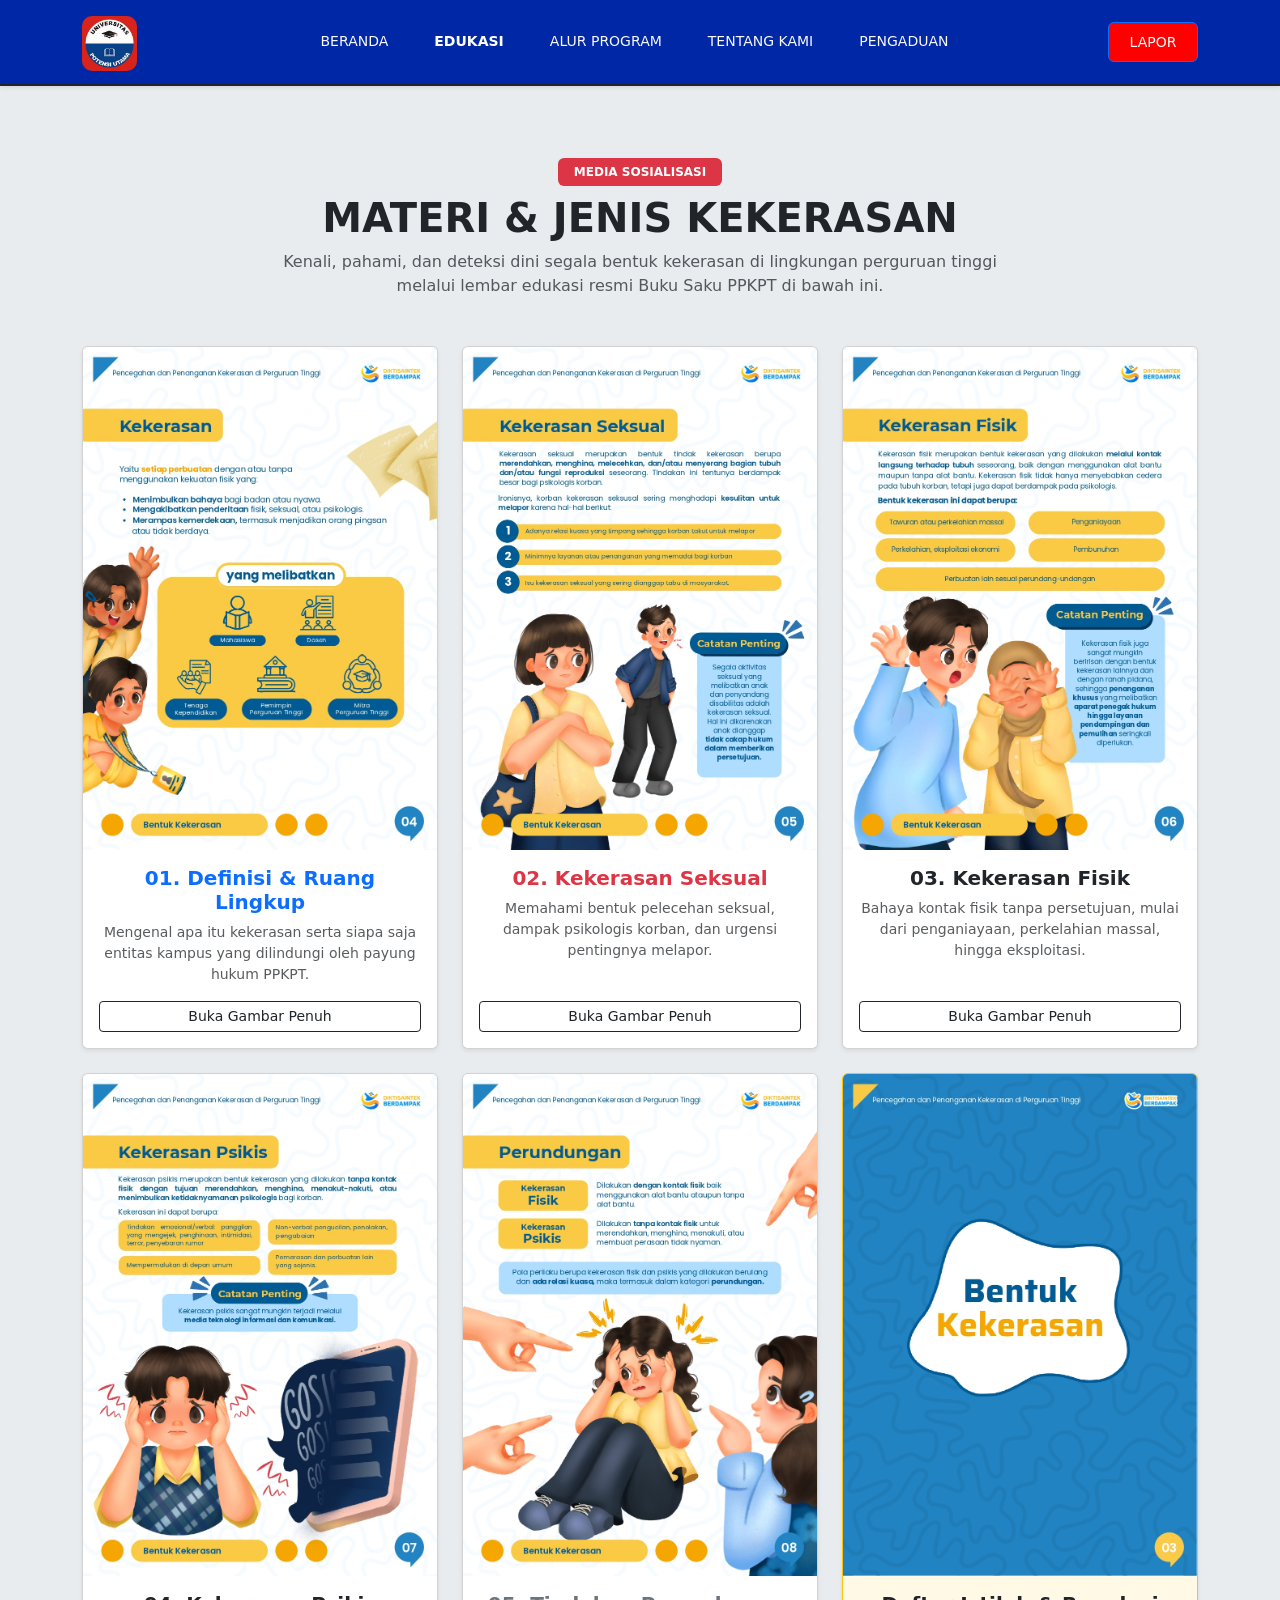
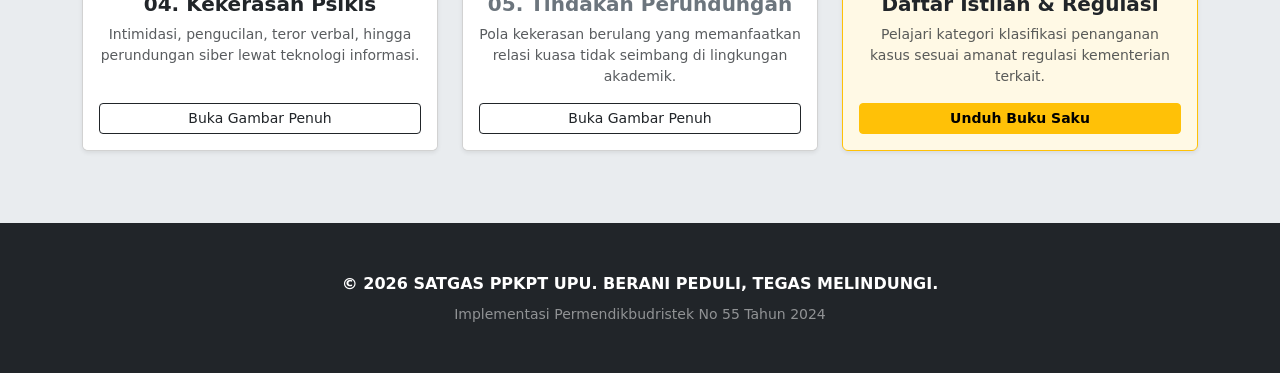
<file: Edukasi.html>
<!DOCTYPE html>
<html lang="en">

<head>
    <meta charset="UTF-8">
    <meta name="viewport" content="width=device-width, initial-scale=1.0">
    <title>Edukasi - PPKPT Universitas Potensi Utama</title>
    <link class="icon" type="image/x-icon" href="icon/pp.jpg">
    <link rel="stylesheet" href="Style.css">
    <link href="https://cdn.jsdelivr.net/npm/bootstrap@5.3.2/dist/css/bootstrap.min.css" rel="stylesheet">
</head>

<body class="bg-body-secondary text-dark position-relative">

    <nav id="navbarUtama"
        class="navbar navbar-expand-lg sticky-top navbar-light border-bottom border-dark border-2 shadow-sm">
        <div class="container">
            <a class="navbar-brand fw-bold text-white text-uppercase tracking-wide" href="index.html">
                <img src="image/logo.jpg" alt="Logo PPU" width="55" height="55"
                    class="logo d-inline-block align-text-top me-2">
            </a>
            <button class="navbar-toggler bg-light" type="button" data-bs-toggle="collapse"
                data-bs-target="#navbarSupportedContent">
                <span class="navbar-toggler-icon"></span>
            </button>

            <div class="collapse navbar-collapse" id="navbarSupportedContent">
                <ul class="navbar-nav me-auto mb-2 mb-lg-0">
                    <li class="nav-item"><a class="nav-link text-light" href="index.html">BERANDA</a></li>
                    <li class="nav-item"><a class="nav-link text-white fw-bold border-bottom"
                            href="Edukasi.html">EDUKASI</a></li>
                    <li class="nav-item"><a class="nav-link text-light" href="AlurProgram.html">ALUR PROGRAM</a></li>
                    <li class="nav-item"><a class="nav-link text-light" href="AboutUs.html">TENTANG KAMI</a></li>
                    <li class="nav-item"><a class="nav-link text-light" href="Pengaduan.html">PENGADUAN</a></li>
                </ul>
            </div>
            <input class="btn btn-primary" id="btnLapor" type="submit" value="LAPOR"
                onclick="window.location.href='Pengaduan.html';"
                style="width:90px; height: 40px; background-color:#ff0000; transition: all 0.3s ease; font-size: 14px;">
        </div>
    </nav>

    <div class="container my-5 py-4">
        <div class="text-center mb-5">
            <span class="badge bg-danger px-3 py-2 text-uppercase mb-2">Media Sosialisasi</span>
            <h1 class="fw-bold text-uppercase">Materi & Jenis Kekerasan</h1>
            <p class="text-muted col-md-8 mx-auto">Kenali, pahami, dan deteksi dini segala bentuk kekerasan di
                lingkungan perguruan tinggi melalui lembar edukasi resmi Buku Saku PPKPT di bawah ini.</p>
        </div>

        <div class="row g-4">
            <div class="col-md-6 col-lg-4">
                <div class="card h-100 shadow-sm card-infografis">
                    <div class="zoom-img-container">
                        <img src="image/PPKT (5).jpg" alt="Mengenal Kekerasan">
                    </div>
                    <div class="card-body d-flex flex-column justify-content-between bg-white text-center">
                        <div>
                            <h5 class="card-title fw-bold text-primary">01. Definisi & Ruang Lingkup</h5>
                            <p class="card-text text-muted small">Mengenal apa itu kekerasan serta siapa saja entitas
                                kampus yang dilindungi oleh payung hukum PPKPT.</p>
                        </div>
                        <a href="image/PPKT (5).jpg" target="_blank" class="btn btn-outline-dark btn-sm mt-3 w-100">Buka
                            Gambar Penuh</a>
                    </div>
                </div>
            </div>

            <div class="col-md-6 col-lg-4">
                <div class="card h-100 shadow-sm card-infografis">
                    <div class="zoom-img-container">
                        <img src="image/PPKT (6).jpg" alt="Kekerasan Seksual">
                    </div>
                    <div class="card-body d-flex flex-column justify-content-between bg-white text-center">
                        <div>
                            <h5 class="card-title fw-bold text-danger">02. Kekerasan Seksual</h5>
                            <p class="card-text text-muted small">Memahami bentuk pelecehan seksual, dampak psikologis
                                korban, dan urgensi pentingnya melapor.</p>
                        </div>
                        <a href="image/PPKT (6).jpg" target="_blank" class="btn btn-outline-dark btn-sm mt-3 w-100">Buka
                            Gambar Penuh</a>
                    </div>
                </div>
            </div>

            <div class="col-md-6 col-lg-4">
                <div class="card h-100 shadow-sm card-infografis">
                    <div class="zoom-img-container">
                        <img src="image/PPKT (7).jpg" alt="Kekerasan Fisik">
                    </div>
                    <div class="card-body d-flex flex-column justify-content-between bg-white text-center">
                        <div>
                            <h5 class="card-title fw-bold text-warning text-dark">03. Kekerasan Fisik</h5>
                            <p class="card-text text-muted small">Bahaya kontak fisik tanpa persetujuan, mulai dari
                                penganiayaan, perkelahian massal, hingga eksploitasi.</p>
                        </div>
                        <a href="image/PPKT (7).jpg" target="_blank" class="btn btn-outline-dark btn-sm mt-3 w-100">Buka
                            Gambar Penuh</a>
                    </div>
                </div>
            </div>

            <div class="col-md-6 col-lg-4">
                <div class="card h-100 shadow-sm card-infografis">
                    <div class="zoom-img-container">
                        <img src="image/PPKT (8).jpg" alt="Kekerasan Psikis">
                    </div>
                    <div class="card-body d-flex flex-column justify-content-between bg-white text-center">
                        <div>
                            <h5 class="card-title fw-bold text-info text-dark">04. Kekerasan Psikis</h5>
                            <p class="card-text text-muted small">Intimidasi, pengucilan, teror verbal, hingga
                                perundungan siber lewat teknologi informasi.</p>
                        </div>
                        <a href="image/PPKT (8).jpg" target="_blank" class="btn btn-outline-dark btn-sm mt-3 w-100">Buka
                            Gambar Penuh</a>
                    </div>
                </div>
            </div>

            <div class="col-md-6 col-lg-4">
                <div class="card h-100 shadow-sm card-infografis">
                    <div class="zoom-img-container">
                        <img src="image/PPKT (9).jpg" alt="Perundungan">
                    </div>
                    <div class="card-body d-flex flex-column justify-content-between bg-white text-center">
                        <div>
                            <h5 class="card-title fw-bold text-secondary">05. Tindakan Perundungan</h5>
                            <p class="card-text text-muted small">Pola kekerasan berulang yang memanfaatkan relasi kuasa
                                tidak seimbang di lingkungan akademik.</p>
                        </div>
                        <a href="image/PPKT (9).jpg" target="_blank" class="btn btn-outline-dark btn-sm mt-3 w-100">Buka
                            Gambar Penuh</a>
                    </div>
                </div>
            </div>

            <div class="col-md-6 col-lg-4">
                <div class="card h-100 shadow-sm card-infografis border border-warning">
                    <div class="zoom-img-container">
                        <img src="image/PPKT (4).jpg" alt="Buku Saku PPKPT">
                    </div>
                    <div
                        class="card-body d-flex flex-column justify-content-between bg-warning bg-opacity-10 text-center">
                        <div>
                            <h5 class="card-title fw-bold text-dark">Daftar Istilah & Regulasi</h5>
                            <p class="card-text text-muted small">Pelajari kategori klasifikasi penanganan kasus sesuai
                                amanat regulasi kementerian terkait.</p>
                        </div>
                        <a href="Beranda.html#download-section" class="btn btn-warning btn-sm mt-3 w-100 fw-bold">Unduh
                            Buku Saku</a>
                    </div>
                </div>
            </div>
        </div>
    </div>

    <footer class="py-5 bg-dark text-white text-center border-top border-dark">
        <div class="container">
            <p class="mb-2 fw-bold text-uppercase tracking-wide">&copy; 2026 SATGAS PPKPT UPU. Berani Peduli, Tegas
                Melindungi.</p>
            <p class="small opacity-50 mb-0">Implementasi Permendikbudristek No 55 Tahun 2024</p>
        </div>
    </footer>

    <script src="https://cdn.jsdelivr.net/npm/bootstrap@5.3.2/dist/js/bootstrap.bundle.min.js"></script>
</body>


<script>
    window.addEventListener("load", function () {
        window.scrollTo({
            top: 0,
            left: 0,
            behavior: "auto"
        });
    });
</script>

</html>
</file>
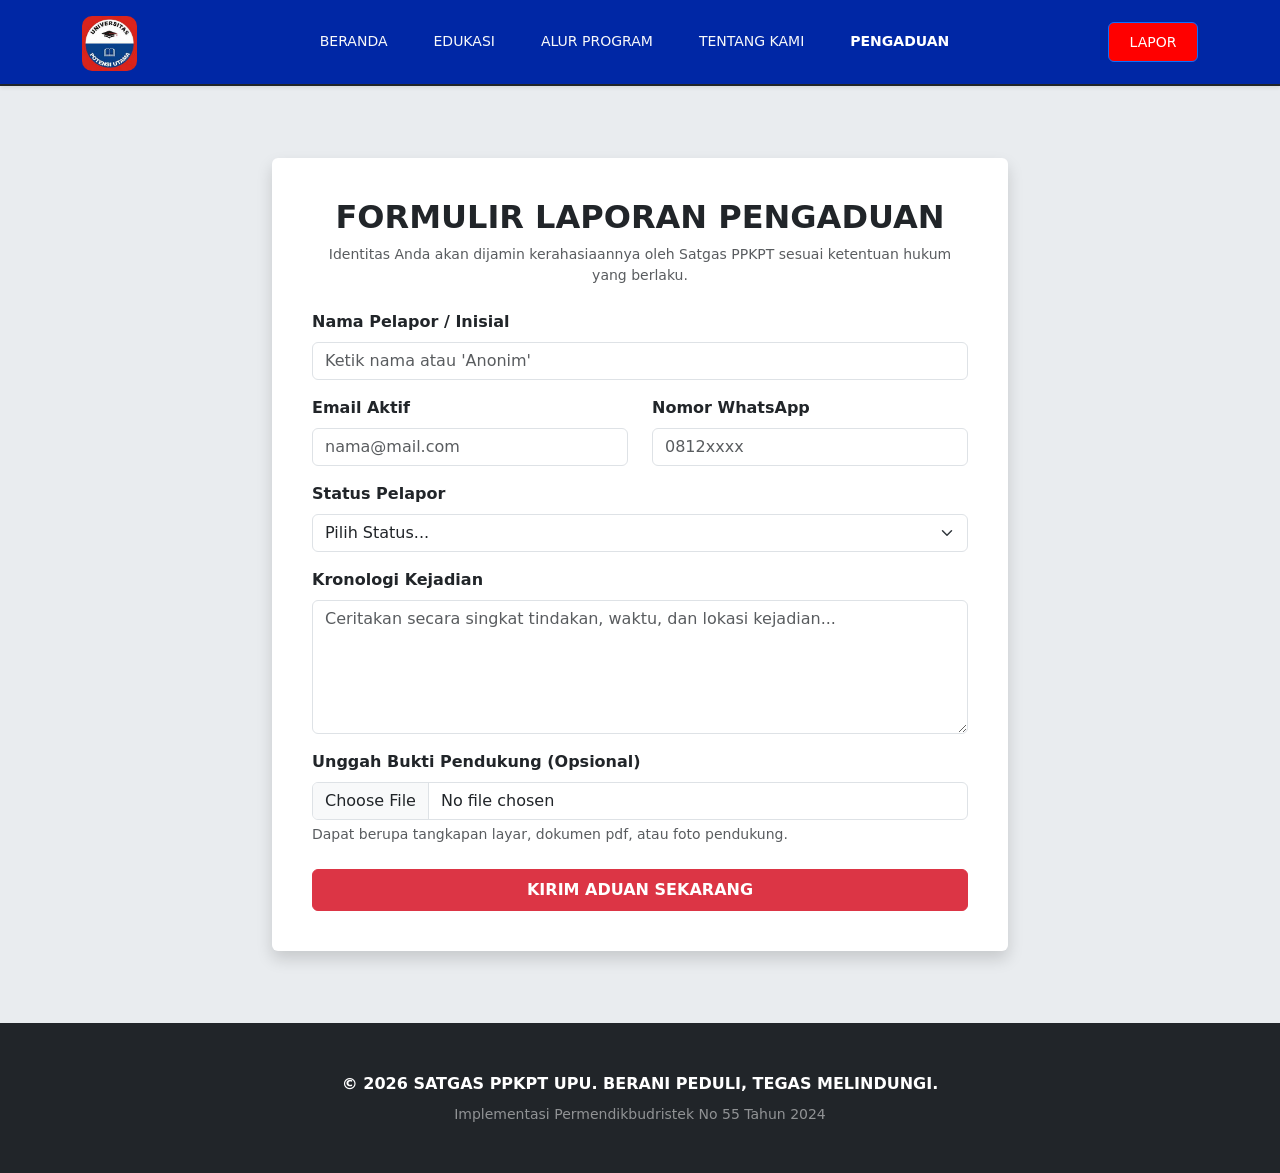
<file: Pengaduan.html>
<!DOCTYPE html>
<html lang="en">

<head>
    <meta charset="UTF-8">
    <meta name="viewport" content="width=device-width, initial-scale=1.0">
    <title>Pengaduan - PPKPT Universitas Potensi Utama</title>

    <link class="icon" type="image/x-icon" href="icon/pp.jpg">
    <link rel="stylesheet" href="Style.css">
    <link href="https://cdn.jsdelivr.net/npm/bootstrap@5.3.2/dist/css/bootstrap.min.css" rel="stylesheet">
</head>

<body class="bg-body-secondary text-dark position-relative">

    <nav id="navbarUtama" class="navbar navbar-expand-lg sticky-top  border-bottom border-dark border-2 shadow-sm">
        <div class="container">
            <a class="navbar-brand fw-bold text-white text-uppercase tracking-wide" href="index.html">
                <img src="image/logo.jpg" alt="Logo PPU" width="55" height="55"
                    class="logo d-inline-block align-text-top me-2">
            </a>
            <button class="navbar-toggler bg-light" type="button" data-bs-toggle="collapse"
                data-bs-target="#navbarSupportedContent">
                <span class="navbar-toggler-icon"></span>
            </button>

            <div class="collapse navbar-collapse" id="navbarSupportedContent">
                <ul class="navbar-nav me-auto mb-2 mb-lg-0">
                    <li class="nav-item"><a class="nav-link text-light" href="index.html">BERANDA</a></li>
                    <li class="nav-item"><a class="nav-link text-light" href="Edukasi.html">EDUKASI</a></li>
                    <li class="nav-item"><a class="nav-link text-light" href="AlurProgram.html">ALUR PROGRAM</a></li>
                    <li class="nav-item"><a class="nav-link text-light" href="AboutUs.html">TENTANG KAMI</a></li>
                    <li class="nav-item"><a class="nav-link text-white fw-bold border-bottom"
                            href="Pengaduan.html">PENGADUAN</a></li>
                </ul>
            </div>
            <input class="btn btn-primary" id="btnLapor" type="submit" value="LAPOR"
                onclick="window.location.href='Pengaduan.html';"
                style="width:90px; height: 40px; background-color:#ff0000; transition: all 0.3s ease; font-size: 14px;">
        </div>
    </nav>

    <div class="container my-5 py-4">
        <div class="row justify-content-center">
            <div class="col-lg-8">
                <div class="card shadow border-0 p-4">
                    <div class="card-body">
                        <h2 class="card-title fw-bold text-center text-uppercase mb-2">Formulir Laporan Pengaduan</h2>
                        <p class="text-center text-muted mb-4 small">Identitas Anda akan dijamin kerahasiaannya oleh
                            Satgas PPKPT sesuai ketentuan hukum yang berlaku.</p>

                        <form action="#" method="POST" enctype="multipart/form-data">
                            <div class="mb-3">
                                <label for="nama" class="form-label fw-bold">Nama Pelapor / Inisial</label>
                                <input type="text" class="form-control" id="nama" placeholder="Ketik nama atau 'Anonim'"
                                    required>
                            </div>

                            <div class="row mb-3">
                                <div class="col-md-6">
                                    <label for="email" class="form-label fw-bold">Email Aktif</label>
                                    <input type="email" class="form-control" id="email" placeholder="nama@mail.com"
                                        required>
                                </div>
                                <div class="col-md-6">
                                    <label for="telp" class="form-label fw-bold">Nomor WhatsApp</label>
                                    <input type="telp" class="form-control" id="telp" placeholder="0812xxxx" required>
                                </div>
                            </div>

                            <div class="mb-3">
                                <label class="form-label fw-bold">Status Pelapor</label>
                                <select class="form-select" required>
                                    <option value="" disabled selected>Pilih Status...</option>
                                    <option value="mahasiswa">Mahasiswa</option>
                                    <option value="dosen">Dosen</option>
                                    <option value="tendik">Tenaga Kependidikan</option>
                                    <option value="umum">Masyarakat Umum / Saksi</option>
                                </select>
                            </div>

                            <div class="mb-3">
                                <label for="kronologi" class="form-label fw-bold">Kronologi Kejadian</label>
                                <textarea class="form-control" id="kronologi" rows="5"
                                    placeholder="Ceritakan secara singkat tindakan, waktu, dan lokasi kejadian..."
                                    required></textarea>
                            </div>

                            <div class="mb-4">
                                <label for="bukti" class="form-label fw-bold">Unggah Bukti Pendukung (Opsional)</label>
                                <input class="form-control" type="file" id="bukti">
                                <div class="form-text text-muted">Dapat berupa tangkapan layar, dokumen pdf, atau foto
                                    pendukung.</div>
                            </div>

                            <div class="d-grid">
                                <button type="submit" class="btn btn-danger py-2 fw-bold">KIRIM ADUAN SEKARANG</button>
                            </div>
                        </form>
                    </div>
                </div>
            </div>
        </div>
    </div>

    <footer class="py-5 bg-dark text-white text-center border-top border-dark">
        <div class="container">
            <p class="mb-2 fw-bold text-uppercase tracking-wide">&copy; 2026 SATGAS PPKPT UPU. Berani Peduli, Tegas
                Melindungi.</p>
            <p class="small opacity-50 mb-0">Implementasi Permendikbudristek No 55 Tahun 2024</p>
        </div>
    </footer>

    <script src="https://cdn.jsdelivr.net/npm/bootstrap@5.3.2/dist/js/bootstrap.bundle.min.js"></script>
</body>


<script>
    window.addEventListener("load", function () {
        window.scrollTo({
            top: 0,
            left: 0,
            behavior: "auto"
        });
    });
</script>


</html>
</file>
<file: Style.css>
body {
            overflow-x: hidden;
        }

        img.logo {
            border-radius: 10px;
        }

        .navbar {
            background-color: #0027a5;
        }

        .navbar-nav {
            margin-left: auto !important;
            gap: 30px;
        }

        a.nav-link {
            position: relative;
            border-bottom: 2px solid transparent !important;
            transition: all 0.2s ease-in-out;
            font-size: 14px;
        }

        a.nav-link:hover {
            color: white !important;
            border-bottom: 1px solid white !important;
        }

        .navbar-nav .nav-link.active {
            border-bottom: 2px solid transparent !important;
        }

        .navbar-nav .nav-link.active:hover {
            border-bottom: 2px solid white !important;
        }

        .carousel-item {
            position: relative;
            height: 100vh;
            min-height: 400px;

        }

        .carousel-item img {
            height: 100vh;
            object-fit: cover;
            filter: brightness(50%);

        }


        .hero-container {
            position: absolute;
            top: 0;
            left: 0;
            width: 100%;
            height: 100%;
            display: flex;
            flex-direction: column;
            justify-content: center;
            align-items: flex-start;
            padding-left: 10%;
            padding-right: 10%;
            z-index: 10;
            pointer-events: none;
        }

        .hero-container * {
            pointer-events: auto;
        }

        .Judul {
            color: white;
            font-size: calc(1.8rem + 1.5vw);
            font-weight: bold;
            letter-spacing: 3px;
            font-family: 'Poppins', sans-serif;
            line-height: 1.2;
            margin-bottom: 15px;
        }

        .badan {
            max-width: 600px;
            color: rgb(255, 255, 255);
            font-size: calc(0.9rem + 0.3vw);
            font-weight: lighter;
            letter-spacing: 2px;
            margin-bottom: 25px;
        }

        .btn-custom {
            width: 160px;
            border-radius: 0px;
            transition: all 0.3s ease;
        }

        .btn-custom:hover {
            background-color: white !important;
            color: black;
            transform: translateY(-3px);
        }

        .title-layanan {
            color: black;
            font-size: 38px;
            font-weight: bold;
            letter-spacing: 1px;
            text-align: center;
            margin-top: 60px;
            margin-bottom: 30px;
        }

        .layanan-container {
            display: flex;
            flex-wrap: wrap;
            justify-content: center;
            gap: 30px;
            padding: 0 15px;
            margin-bottom: 60px;
        }

        .p-2 {
            width: 100%;
            max-width: 550px;
            height: auto;
            background-color: #ffffff;
            padding: 30px !important;
            border-radius: 12px;
            box-shadow: 0 5px 15px rgba(0, 0, 0, 0.05);
            transition: transform 0.3s ease;
        }

        .p-2:hover {
            transform: translateY(-5px);
        }

        font {
            font-family: 'Poppins', sans-serif;
            display: inline-block;
            margin-bottom: 10px;
        }

        .text-p {
            width: 100%;
            margin-top: 5px;
            font-size: 14px;
            line-height: 1.6;
        }

        .btn-lapor {
            width: 100px;
            border-radius: 0px;
            background-color: #ff0000;

            transition: all 0.3s ease;
        }

        .transition-card {
            transition: transform 0.2s ease, box-shadow 0.2s ease;
        }

        .transition-card:hover {
            transform: translateY(-5px);
            box-shadow: 0 10px 20px rgba(0, 0, 0, 0.15) !important;
        }

        .object-fit-cover {
            object-fit: cover;
            width: 100%;
        }

        @media (min-width: 576px) {
            .flex-center-img {
                display: flex;
                align-items: stretch;
            }
        }

        .card-infografis {
            transition: transform 0.3s ease, box-shadow 0.3s ease;
            border: none;
            border-radius: 12px;
            overflow: hidden;
        }

        .card-infografis:hover {
            transform: translateY(-8px);
            box-shadow: 0 12px 24px rgba(0, 0, 0, 0.15) !important;
        }

        .zoom-img-container {
            position: relative;
            overflow: hidden;
            background-color: #f8f9fa;
        }

        .zoom-img-container img {
            transition: transform 0.5s ease;
            width: 100%;
            height: auto;
        }

        .card-infografis:hover .zoom-img-container img {
            transform: scale(1.03);
        }
</file>
